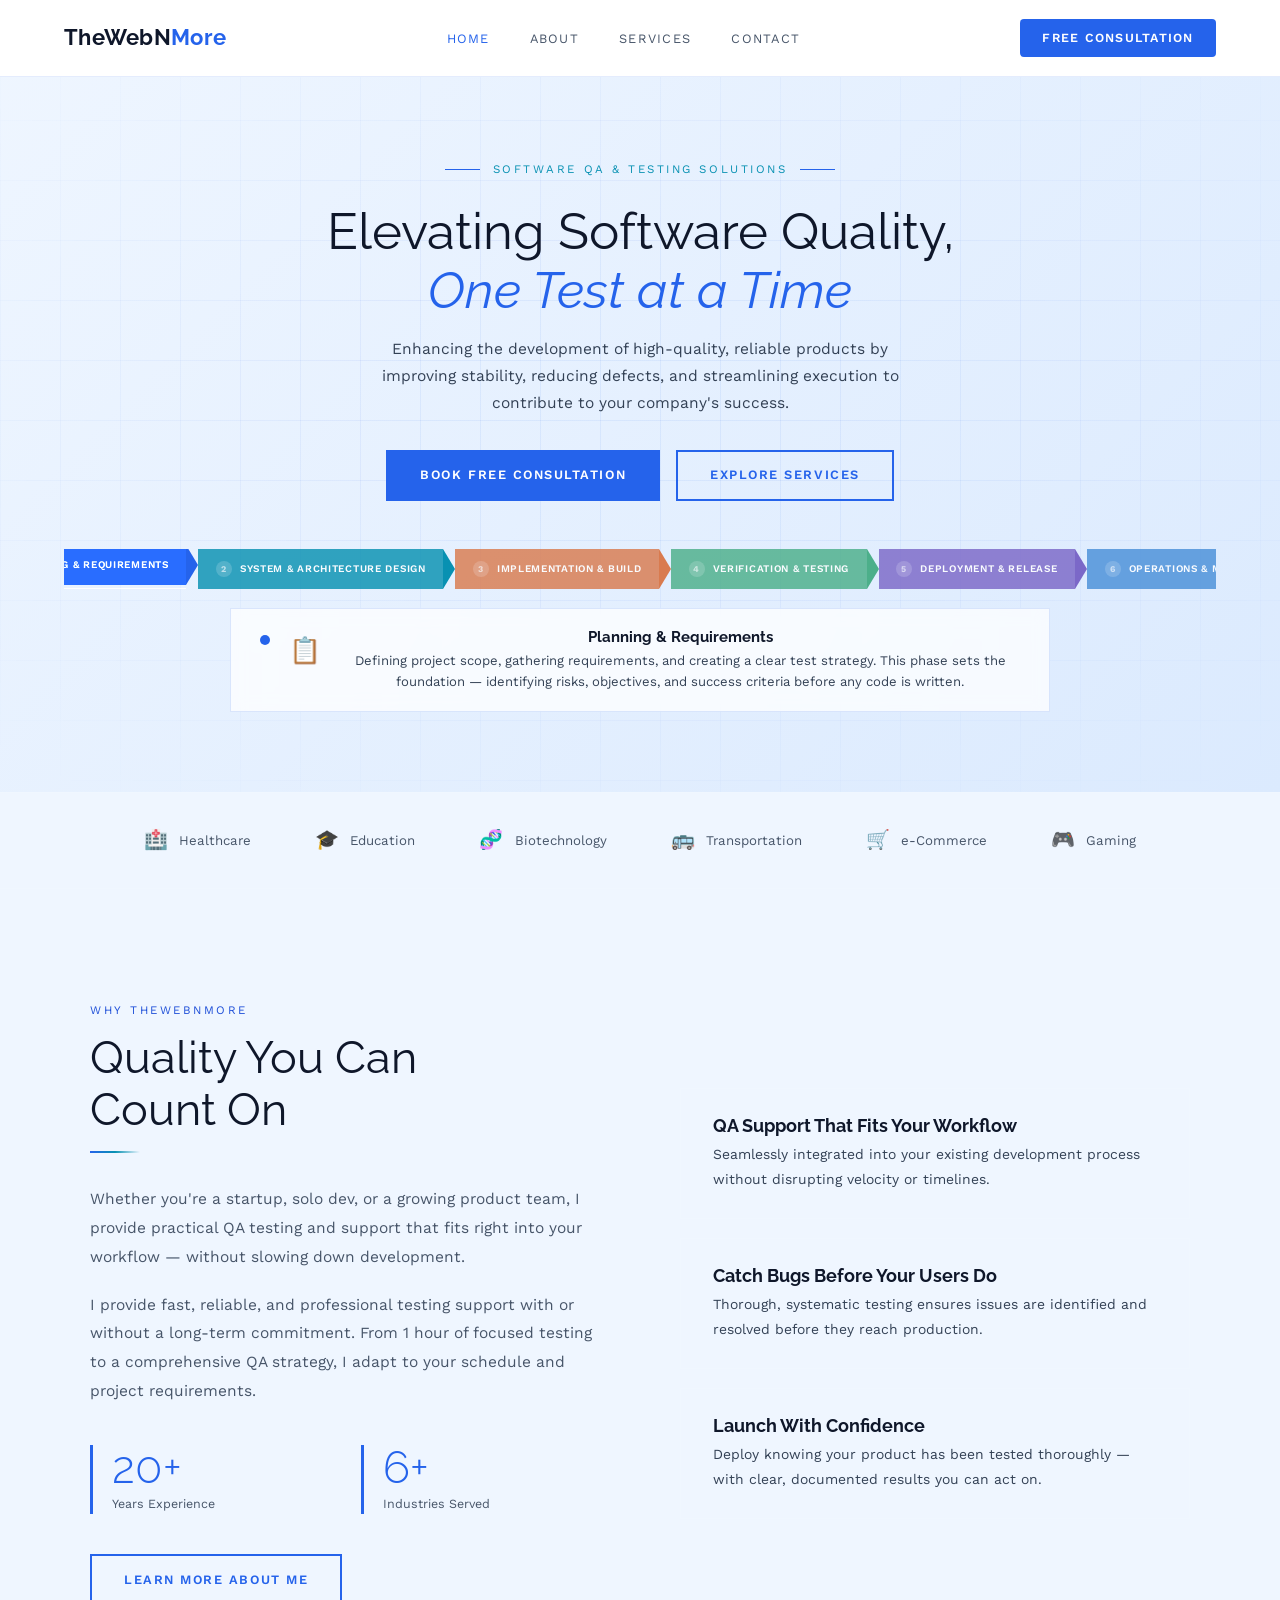
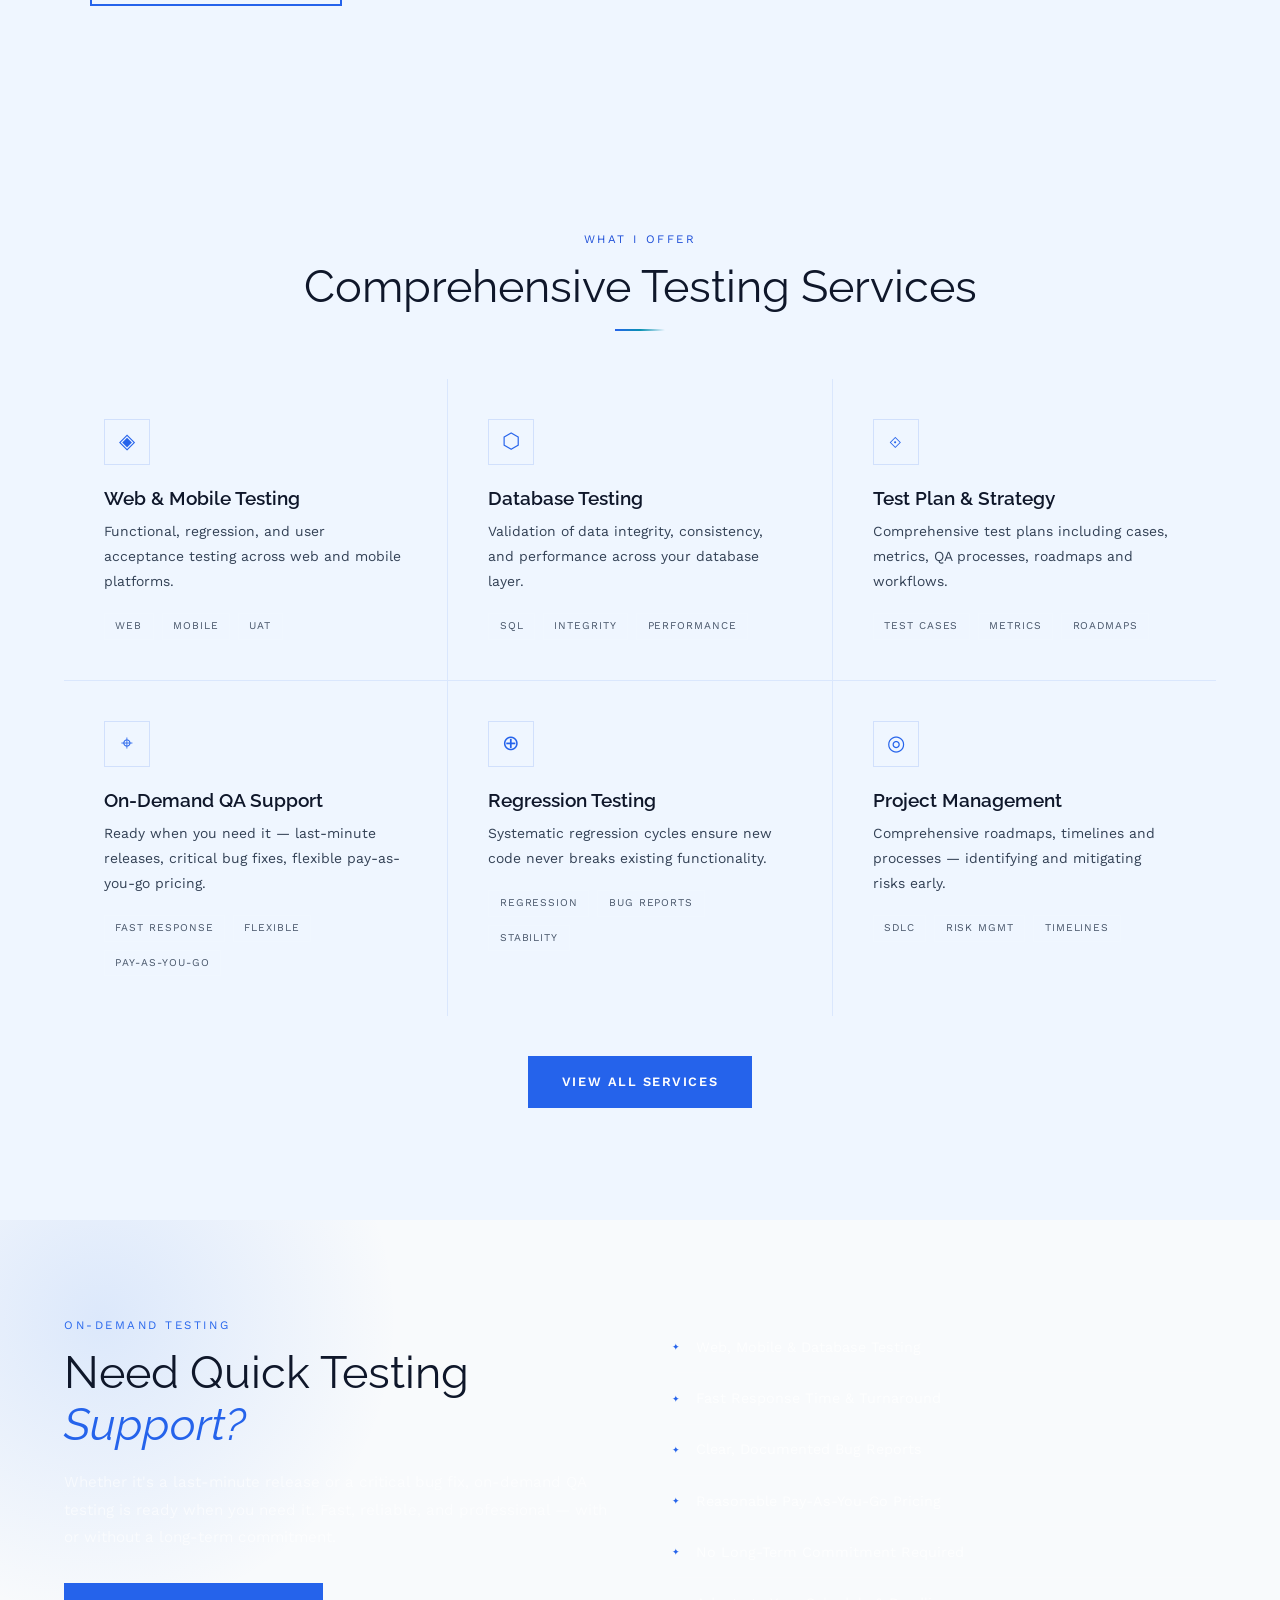
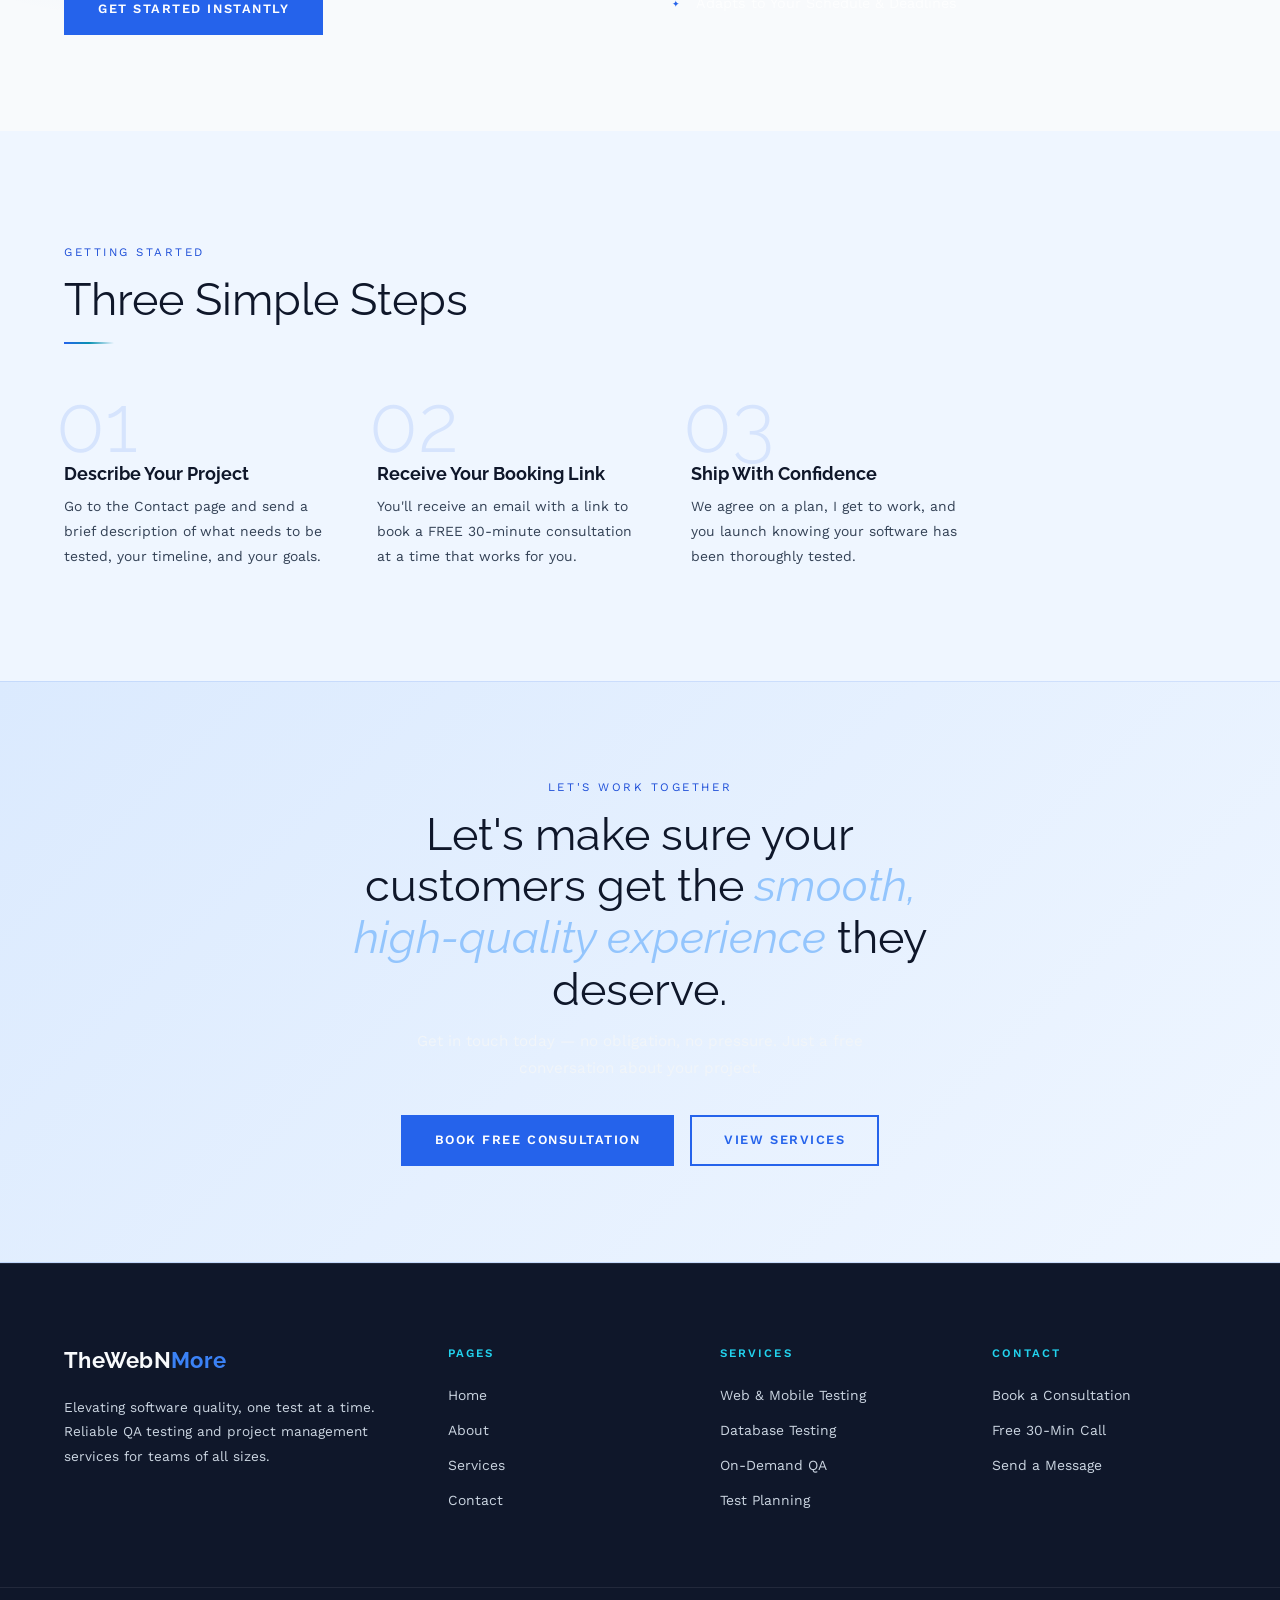
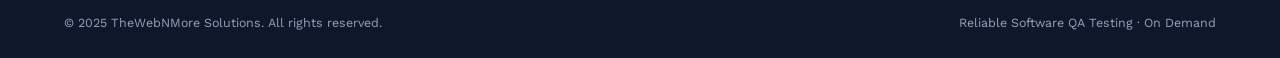
<file: index.html>
<!DOCTYPE html>
<html lang="en">
<head>
  <meta charset="UTF-8"/>
  <meta http-equiv="Cache-Control" content="no-cache, no-store, must-revalidate"/>
  <meta http-equiv="Pragma" content="no-cache"/>
  <meta http-equiv="Expires" content="0"/>
  <meta name="viewport" content="width=device-width, initial-scale=1.0"/>
  <title>TheWebNMore Solutions | Reliable Software QA Testing</title>
  <meta name="description" content="Professional QA testing services — web, mobile, database. 20+ years experience. On-demand support for startups to enterprise."/>
  <link href="https://fonts.googleapis.com/css2?family=Raleway:ital,wght@0,300;0,400;0,600;0,700;1,300;1,400&family=Work+Sans:wght@300;400;500;600&display=swap" rel="stylesheet"/>
  <link rel="stylesheet" href="style.css?v=20250304"/>
  <style>

    /* ── HERO ── */
    #hero {
      min-height: auto;
      display: flex; flex-direction: column; justify-content: center; align-items: center;
      text-align: center; padding: 10rem 5% 5rem;
      background: linear-gradient(135deg, #EFF6FF 0%, #DBEAFE 100%);
      position: relative; overflow: hidden;
    }
    .hero-grid {
      position: absolute; inset: 0;
      background-image:
        linear-gradient(rgba(37,99,235,0.07) 1px, transparent 1px),
        linear-gradient(90deg, rgba(37,99,235,0.07) 1px, transparent 1px);
      background-size: 60px 60px;
      mask-image: radial-gradient(ellipse 90% 80% at 50% 50%, black 20%, transparent 80%);
    }
    .hero-eyebrow {
      display: flex; align-items: center; gap: 0.8rem;
      font-size: 0.72rem; letter-spacing: 0.22em; text-transform: uppercase;
      color: #0891B2; margin-bottom: 1.5rem; position: relative; z-index: 1;
    }
    .hero-eyebrow::before, .hero-eyebrow::after {
      content: ''; display: block; width: 35px; height: 1px; background: #2563EB;
    }
    #hero h1 { color: #0F172A; position: relative; z-index: 1; font-size: clamp(2rem, 4.5vw, 3.2rem); font-weight: 400; }
    #hero h1 em { font-style: italic; color: #2563EB; }
    .hero-sub {
      font-size: 0.97rem; color: #334155;
      max-width: 540px; margin: 1rem auto 2rem;
      line-height: 1.75; position: relative; z-index: 1;
    }
    .hero-btns { display: flex; gap: 1rem; justify-content: center; flex-wrap: wrap; position: relative; z-index: 1; }

    /* ── INTERACTIVE PIPELINE ── */
    .pipeline-wrap {
      margin-top: 3rem; position: relative; z-index: 1; width: 100%;
    }
    .pipeline {
      display: flex; flex-wrap: nowrap; justify-content: center;
      width: 100%; overflow-x: auto;
    }
    .p-step {
      display: flex; align-items: stretch; cursor: pointer;
      position: relative; transition: transform 0.2s;
    }
    .p-step:hover { transform: translateY(-3px); }
    .p-step.active { transform: translateY(-4px); }

    .p-label {
      font-size: 0.63rem; letter-spacing: 0.07em; text-transform: uppercase;
      padding: 0.65rem 1.1rem; white-space: nowrap;
      font-weight: 600; display: flex; align-items: center; gap: 0.5rem;
      transition: filter 0.2s, opacity 0.2s;
    }
    .p-step:not(.active):not(:hover) .p-label { opacity: 0.82; }
    .p-step.active .p-label { filter: brightness(1.1); }

    .p-num {
      font-size: 0.55rem; opacity: 0.7;
      background: rgba(255,255,255,0.25);
      border-radius: 50%; width: 16px; height: 16px;
      display: flex; align-items: center; justify-content: center;
      flex-shrink: 0; font-weight: 700;
    }

    .p-step:nth-child(1) .p-label { background: #2563EB; color: #FFFFFF; }
    .p-step:nth-child(2) .p-label { background: #0891B2; color: #FFFFFF; }
    .p-step:nth-child(3) .p-label { background: #D97B4F; color: #FFFFFF; }
    .p-step:nth-child(4) .p-label { background: #4CAF8A; color: #FFFFFF; }
    .p-step:nth-child(5) .p-label { background: #7B68C8; color: #FFFFFF; }
    .p-step:nth-child(6) .p-label { background: #4A90D9; color: #FFFFFF; }

    .p-arrow {
      width: 0; height: 0;
      border-top: 20px solid transparent;
      border-bottom: 20px solid transparent;
      flex-shrink: 0; align-self: stretch; height: auto;
    }
    .p-step:nth-child(1) .p-arrow { border-left: 12px solid #2563EB; }
    .p-step:nth-child(2) .p-arrow { border-left: 12px solid #0891B2; }
    .p-step:nth-child(3) .p-arrow { border-left: 12px solid #D97B4F; }
    .p-step:nth-child(4) .p-arrow { border-left: 12px solid #4CAF8A; }
    .p-step:nth-child(5) .p-arrow { border-left: 12px solid #7B68C8; }
    .p-step:last-child .p-arrow { display: none; }

    /* Active underline indicator */
    .p-step::after {
      content: ''; position: absolute; bottom: -6px; left: 0; right: 12px;
      height: 3px; background: rgba(255,255,255,0.9);
      transform: scaleX(0); transition: transform 0.25s ease;
      transform-origin: left;
    }
    .p-step:last-child::after { right: 0; }
    .p-step.active::after { transform: scaleX(1); }

    /* Info panel below pipeline */
    .pipeline-info {
      margin-top: 1.2rem;
      background: rgba(255,255,255,0.75);
      backdrop-filter: blur(8px);
      border: 1px solid rgba(37,99,235,0.15);
      padding: 1.2rem 1.8rem;
      display: flex; align-items: flex-start; gap: 1.2rem;
      animation: fadeSlideIn 0.3s ease;
      max-width: 820px; margin-left: auto; margin-right: auto;
      margin-top: 1.2rem;
    }
    @keyframes fadeSlideIn {
      from { opacity: 0; transform: translateY(6px); }
      to   { opacity: 1; transform: translateY(0); }
    }
    .pipeline-info-icon {
      font-size: 1.6rem; flex-shrink: 0; margin-top: 0.1rem;
    }
    .pipeline-info-text h4 {
      font-family: 'Raleway', sans-serif; font-size: 0.95rem;
      color: #0F172A; margin-bottom: 0.25rem; font-weight: 700;
    }
    .pipeline-info-text p {
      font-size: 0.82rem; color: #334155; margin: 0; line-height: 1.6;
    }
    .pipeline-info-dot {
      width: 10px; height: 10px; border-radius: 50%;
      flex-shrink: 0; margin-top: 0.4rem;
    }

    /* ── TRUST STRIP ── */
    .trust-strip {
      background: #EFF6FF;
      border-top: 1px solid rgba(248,250,252,0.08);
      border-bottom: 1px solid rgba(248,250,252,0.08);
      padding: 2rem 5%;
      display: flex; align-items: center; justify-content: center;
      gap: 4rem; flex-wrap: wrap;
    }
    .trust-item {
      display: flex; align-items: center; gap: 0.7rem;
      font-size: 0.83rem; color: #475569;
    }
    .trust-item .icon { font-size: 1.2rem; }

    /* ── INTRO / VALUE ── */
    #value { background: #EFF6FF; padding: 7rem 5%; }
    .value-grid {
      display: grid; grid-template-columns: 1fr 1fr;
      gap: 5rem; align-items: center; max-width: 1100px; margin: 0 auto;
    }
    .value-left p { color: #475569; line-height: 1.85; margin-bottom: 1.2rem; font-size: 0.97rem; }
    .value-stats { display: grid; grid-template-columns: 1fr 1fr; gap: 2rem; margin-top: 2.5rem; }
    .v-stat { border-left: 3px solid #2563EB; padding-left: 1.2rem; }
    .v-stat-num {
      font-family: 'Raleway', sans-serif;
      font-size: 2.8rem; font-weight: 300; color: #2563EB; line-height: 1;
    }
    .v-stat-label { font-size: 0.78rem; color: #475569; margin-top: 0.25rem; }
    .value-cards { display: flex; flex-direction: column; gap: 1.2rem; }
    .v-card {
      border: 1px solid rgba(248,250,252,0.08);
      padding: 1.6rem 2rem;
      transition: border-color 0.3s, transform 0.3s, box-shadow 0.3s;
      background: #EFF6FF;
    }
    .v-card:hover {
      border-color: #2563EB; transform: translateX(6px);
      box-shadow: 0 4px 20px rgba(37,99,235,0.1);
    }
    .v-card h4 { font-family: 'Raleway', sans-serif; font-size: 1.15rem; margin-bottom: 0.4rem; color: #0F172A; }
    .v-card p { font-size: 0.87rem; margin: 0; }

    /* ── SERVICES PREVIEW ── */
    #services-preview { background: #EFF6FF; padding: 7rem 5%; }
    .services-grid {
      display: grid; grid-template-columns: repeat(3, 1fr);
      gap: 1px; background: rgba(37,99,235,0.10);
      margin-top: 3rem;
    }
    .s-card {
      background: #EFF6FF; padding: 2.5rem;
      position: relative; overflow: hidden;
      transition: background 0.3s;
    }
    .s-card::after {
      content: ''; position: absolute;
      bottom: 0; left: 0; right: 0; height: 3px;
      background: linear-gradient(90deg, #2563EB, #0891B2);
      transform: scaleX(0); transform-origin: left;
      transition: transform 0.4s;
    }
    .s-card:hover::after { transform: scaleX(1); }
    .s-card:hover { background: #EFF6FF; }
    .s-icon {
      width: 46px; height: 46px; margin-bottom: 1.4rem;
      display: flex; align-items: center; justify-content: center;
      border: 1px solid rgba(37,99,235,0.15); color: #2563EB;
      font-size: 1.3rem; background: #EFF6FF;
    }
    .s-card h3 { font-size: 1.2rem; color: #0F172A; margin-bottom: 0.6rem; }
    .s-card p { font-size: 0.87rem; }
    .s-tags { display: flex; gap: 0.5rem; flex-wrap: wrap; margin-top: 1.2rem; }
    .s-tag {
      font-size: 0.65rem; letter-spacing: 0.09em; text-transform: uppercase;
      border: 1px solid rgba(248,250,252,0.08); color: #475569;
      padding: 0.25rem 0.65rem; background: #EFF6FF;
    }
    .services-link { text-align: center; margin-top: 2.5rem; }

    /* ── ON-DEMAND BAND ── */
    .ondemand {
      background: #F8FAFC;
      padding: 6rem 5%;
      display: grid; grid-template-columns: 1fr 1fr;
      gap: 4rem; align-items: center;
      position: relative; overflow: hidden;
    }
    .ondemand::before {
      content: '';
      position: absolute; left: -200px; top: -200px;
      width: 600px; height: 600px; border-radius: 50%;
      background: radial-gradient(circle, rgba(59,130,246,0.15) 0%, transparent 70%);
    }
    .ondemand h2 { color: #0F172A; position: relative; z-index: 1; }
    .ondemand h2 span { color: #2563EB; font-style: italic; }
    .ondemand > div:first-child p { color: rgba(255,255,255,0.6); margin: 1.2rem 0 2rem; position: relative; z-index: 1; }
    .od-list { list-style: none; }
    .od-list li {
      display: flex; align-items: center; gap: 1rem;
      color: rgba(255,255,255,0.75); font-size: 0.9rem;
      padding: 0.85rem 0; border-bottom: 1px solid rgba(255,255,255,0.07);
    }
    .od-list li:last-child { border-bottom: none; }
    .od-list li::before { content: '✦'; color: #2563EB; font-size: 0.55rem; flex-shrink: 0; }

    /* ── HOW TO START ── */
    #how { background: #EFF6FF; padding: 7rem 5%; }
    .how-steps {
      display: grid; grid-template-columns: repeat(3, 1fr);
      gap: 2.5rem; margin-top: 3.5rem; max-width: 900px;
    }
    .how-step { position: relative; padding-top: 1.5rem; }
    .how-num {
      font-family: 'Raleway', sans-serif;
      font-size: 5rem; font-weight: 300; color: rgba(37,99,235,0.12);
      line-height: 1; position: absolute; top: -1rem; left: -0.5rem;
    }
    .how-content { position: relative; z-index: 1; padding-top: 2.5rem; }
    .how-content h4 { font-size: 1.1rem; color: #0F172A; margin-bottom: 0.6rem; }
    .how-content p { font-size: 0.87rem; }

    /* ── CTA BANNER ── */
    .cta-banner {
      background: linear-gradient(135deg, #DBEAFE 0%, #EFF6FF 100%);
      border-top: 1px solid rgba(37,99,235,0.15); border-bottom: 1px solid rgba(37,99,235,0.15);
      padding: 6rem 5%; text-align: center;
    }
    .cta-banner h2 { color: #F8FAFC; max-width: 640px; margin: 0 auto 0.5rem; }
    .cta-banner h2 span { color: #93C5FD; font-style: italic; }
    .cta-banner p { margin: 0.8rem auto 2rem; max-width: 500px; color: #CBD5E1; }
    .cta-btns { display: flex; gap: 1rem; justify-content: center; flex-wrap: wrap; }

    @media (max-width: 900px) {
      .value-grid, .ondemand { grid-template-columns: 1fr; gap: 3rem; }
      .services-grid { grid-template-columns: 1fr 1fr; }
      .how-steps { grid-template-columns: 1fr; }
    }
    @media (max-width: 600px) {
      .services-grid { grid-template-columns: 1fr; }
      .pipeline { gap: 0.3rem; }
      .p-arrow { display: none; }
    }
  </style>
</head>
<body>

<!-- NAV -->
<nav id="main-nav">
  <a href="index.html" class="nav-logo">TheWebN<span>More</span></a>
  <ul class="nav-links" id="nav-links">
    <li><a href="index.html" class="active">Home</a></li>
    <li><a href="about.html">About</a></li>
    <li><a href="services.html">Services</a></li>
    <li><a href="contact.html">Contact</a></li>
  </ul>
  <a href="contact.html" class="nav-cta">Free Consultation</a>
  <button class="nav-toggle" id="nav-toggle" aria-label="Toggle menu">
    <span></span><span></span><span></span>
  </button>
</nav>

<!-- HERO -->
<section id="hero">
  <div class="hero-grid"></div>
  <div class="hero-eyebrow">Software QA &amp; Testing Solutions</div>
  <h1>Elevating Software Quality,<br><em>One Test at a Time</em></h1>
  <p class="hero-sub">
    Enhancing the development of high-quality, reliable products by improving stability,
    reducing defects, and streamlining execution to contribute to your company's success.
  </p>
  <div class="hero-btns">
    <a href="contact.html" class="btn btn-gold">Book Free Consultation</a>
    <a href="services.html" class="btn btn-outline">Explore Services</a>
  </div>
  <div class="pipeline-wrap">
    <div class="pipeline">
      <div class="p-step active" onclick="selectStage(0)">
        <div class="p-label"><span class="p-num">1</span>Planning &amp; Requirements</div>
        <div class="p-arrow"></div>
      </div>
      <div class="p-step" onclick="selectStage(1)">
        <div class="p-label"><span class="p-num">2</span>System &amp; Architecture Design</div>
        <div class="p-arrow"></div>
      </div>
      <div class="p-step" onclick="selectStage(2)">
        <div class="p-label"><span class="p-num">3</span>Implementation &amp; Build</div>
        <div class="p-arrow"></div>
      </div>
      <div class="p-step" onclick="selectStage(3)">
        <div class="p-label"><span class="p-num">4</span>Verification &amp; Testing</div>
        <div class="p-arrow"></div>
      </div>
      <div class="p-step" onclick="selectStage(4)">
        <div class="p-label"><span class="p-num">5</span>Deployment &amp; Release</div>
        <div class="p-arrow"></div>
      </div>
      <div class="p-step" onclick="selectStage(5)">
        <div class="p-label"><span class="p-num">6</span>Operations &amp; Maintenance</div>
      </div>
    </div>
    <div class="pipeline-info" id="pipeline-info">
      <div class="pipeline-info-dot" id="pipeline-dot" style="background:#2563EB;"></div>
      <div class="pipeline-info-icon" id="pipeline-icon">📋</div>
      <div class="pipeline-info-text">
        <h4 id="pipeline-title">Planning &amp; Requirements</h4>
        <p id="pipeline-desc">Defining project scope, gathering requirements, and creating a clear test strategy. This phase sets the foundation — identifying risks, objectives, and success criteria before any code is written.</p>
      </div>
    </div>
  </div>
</section>

<!-- TRUST STRIP -->
<div class="trust-strip">
  <div class="trust-item"><span class="icon">🏥</span> Healthcare</div>
  <div class="trust-item"><span class="icon">🎓</span> Education</div>
  <div class="trust-item"><span class="icon">🧬</span> Biotechnology</div>
  <div class="trust-item"><span class="icon">🚌</span> Transportation</div>
  <div class="trust-item"><span class="icon">🛒</span> e-Commerce</div>
  <div class="trust-item"><span class="icon">🎮</span> Gaming</div>
</div>

<!-- VALUE / ABOUT INTRO -->
<section id="value">
  <div class="value-grid">
    <div class="value-left fade-up">
      <span class="eyebrow">Why TheWebNMore</span>
      <h2>Quality You Can<br>Count On</h2>
      <div class="divider"></div>
      <p>
        Whether you're a startup, solo dev, or a growing product team, I provide practical QA
        testing and support that fits right into your workflow — without slowing down development.
      </p>
      <p>
        I provide fast, reliable, and professional testing support with or without a long-term
        commitment. From 1 hour of focused testing to a comprehensive QA strategy, I adapt to
        your schedule and project requirements.
      </p>
      <div class="value-stats">
        <div class="v-stat">
          <div class="v-stat-num">20+</div>
          <div class="v-stat-label">Years Experience</div>
        </div>
        <div class="v-stat">
          <div class="v-stat-num">6+</div>
          <div class="v-stat-label">Industries Served</div>
        </div>
      </div>
      <div style="margin-top:2.5rem;">
        <a href="about.html" class="btn btn-outline">Learn More About Me</a>
      </div>
    </div>
    <div class="value-cards fade-up">
      <div class="v-card">
        <h4>QA Support That Fits Your Workflow</h4>
        <p>Seamlessly integrated into your existing development process without disrupting velocity or timelines.</p>
      </div>
      <div class="v-card">
        <h4>Catch Bugs Before Your Users Do</h4>
        <p>Thorough, systematic testing ensures issues are identified and resolved before they reach production.</p>
      </div>
      <div class="v-card">
        <h4>Launch With Confidence</h4>
        <p>Deploy knowing your product has been tested thoroughly — with clear, documented results you can act on.</p>
      </div>
    </div>
  </div>
</section>

<!-- SERVICES PREVIEW -->
<section id="services-preview">
  <div style="text-align:center;">
    <span class="eyebrow">What I Offer</span>
    <h2 style="color:#0F172A;">Comprehensive Testing Services</h2>
    <div class="divider centered"></div>
  </div>
  <div class="services-grid">
    <div class="s-card fade-up">
      <div class="s-icon">◈</div>
      <h3>Web &amp; Mobile Testing</h3>
      <p>Functional, regression, and user acceptance testing across web and mobile platforms.</p>
      <div class="s-tags"><span class="s-tag">Web</span><span class="s-tag">Mobile</span><span class="s-tag">UAT</span></div>
    </div>
    <div class="s-card fade-up">
      <div class="s-icon">⬡</div>
      <h3>Database Testing</h3>
      <p>Validation of data integrity, consistency, and performance across your database layer.</p>
      <div class="s-tags"><span class="s-tag">SQL</span><span class="s-tag">Integrity</span><span class="s-tag">Performance</span></div>
    </div>
    <div class="s-card fade-up">
      <div class="s-icon">⟐</div>
      <h3>Test Plan &amp; Strategy</h3>
      <p>Comprehensive test plans including cases, metrics, QA processes, roadmaps and workflows.</p>
      <div class="s-tags"><span class="s-tag">Test Cases</span><span class="s-tag">Metrics</span><span class="s-tag">Roadmaps</span></div>
    </div>
    <div class="s-card fade-up">
      <div class="s-icon">⌖</div>
      <h3>On-Demand QA Support</h3>
      <p>Ready when you need it — last-minute releases, critical bug fixes, flexible pay-as-you-go pricing.</p>
      <div class="s-tags"><span class="s-tag">Fast Response</span><span class="s-tag">Flexible</span><span class="s-tag">Pay-as-you-go</span></div>
    </div>
    <div class="s-card fade-up">
      <div class="s-icon">⊕</div>
      <h3>Regression Testing</h3>
      <p>Systematic regression cycles ensure new code never breaks existing functionality.</p>
      <div class="s-tags"><span class="s-tag">Regression</span><span class="s-tag">Bug Reports</span><span class="s-tag">Stability</span></div>
    </div>
    <div class="s-card fade-up">
      <div class="s-icon">◎</div>
      <h3>Project Management</h3>
      <p>Comprehensive roadmaps, timelines and processes — identifying and mitigating risks early.</p>
      <div class="s-tags"><span class="s-tag">SDLC</span><span class="s-tag">Risk Mgmt</span><span class="s-tag">Timelines</span></div>
    </div>
  </div>
  <div class="services-link">
    <a href="services.html" class="btn btn-gold">View All Services</a>
  </div>
</section>

<!-- ON-DEMAND BAND -->
<div class="ondemand">
  <div>
    <span class="eyebrow" style="color:#2563EB;">On-Demand Testing</span>
    <h2>Need Quick Testing <span>Support?</span></h2>
    <p>
      Whether it's a last-minute release or a critical bug fix, on-demand QA testing is
      ready when you need it. Fast, reliable, and professional — with or without a long-term commitment.
    </p>
    <a href="contact.html" class="btn btn-gold" style="position:relative;z-index:1;">Get Started Instantly</a>
  </div>
  <ul class="od-list">
    <li>Web, Mobile &amp; Database Testing</li>
    <li>Fast Response Time &amp; Turnaround</li>
    <li>Clear, Documented Bug Reports</li>
    <li>Reasonable Pay-As-You-Go Pricing</li>
    <li>No Long-Term Commitment Required</li>
    <li>Adapts to Your Schedule &amp; Deadlines</li>
  </ul>
</div>

<!-- HOW TO START -->
<section id="how">
  <span class="eyebrow">Getting Started</span>
  <h2 style="color:#0F172A;">Three Simple Steps</h2>
  <div class="divider"></div>
  <div class="how-steps">
    <div class="how-step fade-up">
      <div class="how-num">01</div>
      <div class="how-content">
        <h4>Describe Your Project</h4>
        <p>Go to the Contact page and send a brief description of what needs to be tested, your timeline, and your goals.</p>
      </div>
    </div>
    <div class="how-step fade-up">
      <div class="how-num">02</div>
      <div class="how-content">
        <h4>Receive Your Booking Link</h4>
        <p>You'll receive an email with a link to book a FREE 30-minute consultation at a time that works for you.</p>
      </div>
    </div>
    <div class="how-step fade-up">
      <div class="how-num">03</div>
      <div class="how-content">
        <h4>Ship With Confidence</h4>
        <p>We agree on a plan, I get to work, and you launch knowing your software has been thoroughly tested.</p>
      </div>
    </div>
  </div>
</section>

<!-- CTA BANNER -->
<div class="cta-banner">
  <span class="eyebrow">Let's Work Together</span>
  <h2>Let's make sure your customers get the <span>smooth, high-quality experience</span> they deserve.</h2>
  <p style="color:#F1F5F9;">Get in touch today — no obligation, no pressure. Just a free conversation about your project.</p>
  <div class="cta-btns">
    <a href="contact.html" class="btn btn-gold">Book Free Consultation</a>
    <a href="services.html" class="btn btn-outline">View Services</a>
  </div>
</div>

<!-- FOOTER -->
<footer>
  <div class="footer-top">
    <div class="footer-brand">
      <div class="nav-logo">TheWebN<span>More</span></div>
      <p style="color:#CBD5E1;">Elevating software quality, one test at a time. Reliable QA testing and project management services for teams of all sizes.</p>
    </div>
    <div class="footer-col">
      <h5>Pages</h5>
      <ul>
        <li><a href="index.html">Home</a></li>
        <li><a href="about.html">About</a></li>
        <li><a href="services.html">Services</a></li>
        <li><a href="contact.html">Contact</a></li>
      </ul>
    </div>
    <div class="footer-col">
      <h5>Services</h5>
      <ul>
        <li><a href="services.html">Web &amp; Mobile Testing</a></li>
        <li><a href="services.html">Database Testing</a></li>
        <li><a href="services.html">On-Demand QA</a></li>
        <li><a href="services.html">Test Planning</a></li>
      </ul>
    </div>
    <div class="footer-col">
      <h5>Contact</h5>
      <ul>
        <li><a href="contact.html">Book a Consultation</a></li>
        <li><a href="contact.html">Free 30-Min Call</a></li>
        <li><a href="contact.html">Send a Message</a></li>
      </ul>
    </div>
  </div>
  <div class="footer-bottom">
    <p style="color:#94A3B8;">© 2025 TheWebNMore Solutions. All rights reserved.</p>
    <p style="color:#94A3B8;">Reliable Software QA Testing · On Demand</p>
  </div>
</footer>

<script>
  // Nav scroll shadow
  window.addEventListener('scroll', () => {
    document.getElementById('main-nav').classList.toggle('scrolled', window.scrollY > 30);
  });
  // Mobile nav toggle
  document.getElementById('nav-toggle').addEventListener('click', () => {
    document.getElementById('nav-links').classList.toggle('open');
  });
  // Fade-up observer
  // Add animate class first so elements start hidden, then reveal on scroll
  document.querySelectorAll('.fade-up').forEach(el => el.classList.add('animate'));
  const obs = new IntersectionObserver(entries => {
    entries.forEach(e => { if (e.isIntersecting) e.target.classList.add('visible'); });
  }, { threshold: 0.08 });
  document.querySelectorAll('.fade-up').forEach(el => obs.observe(el));
</script>
</body>
</html>
</file>
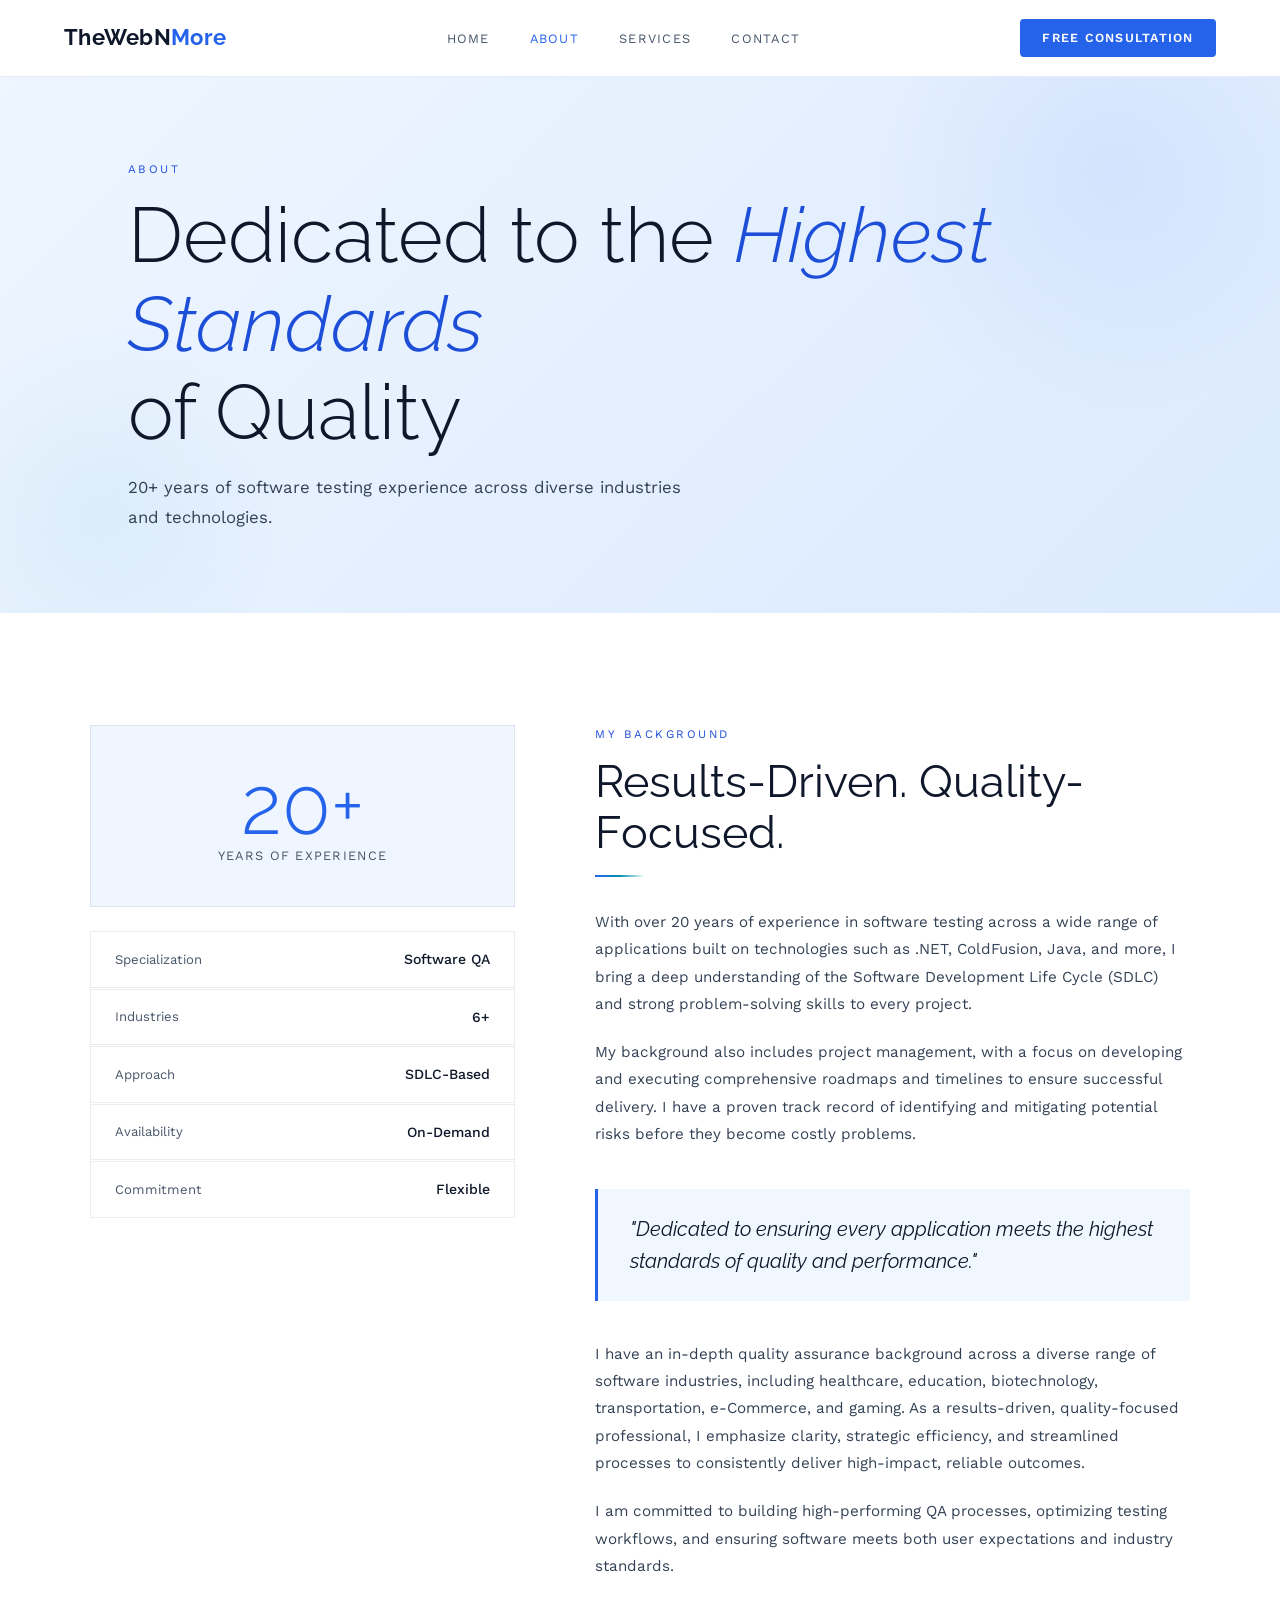
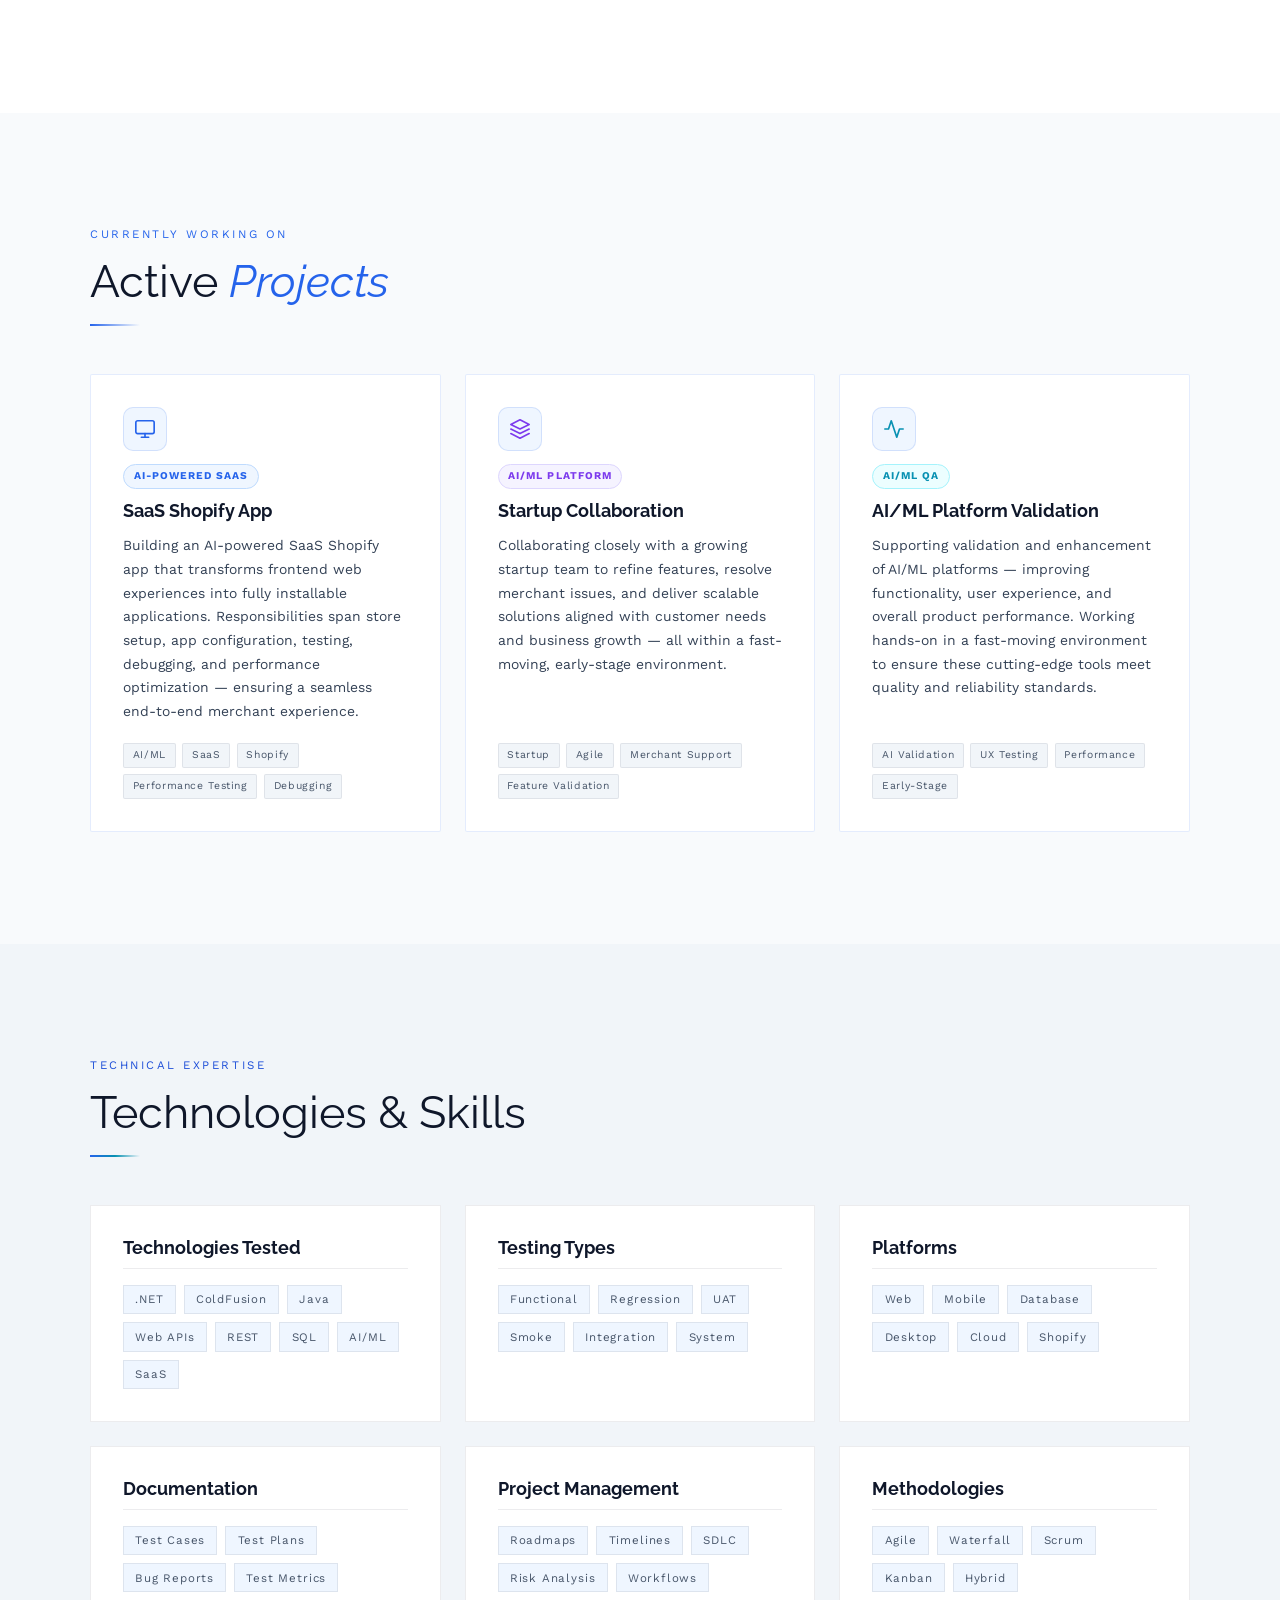
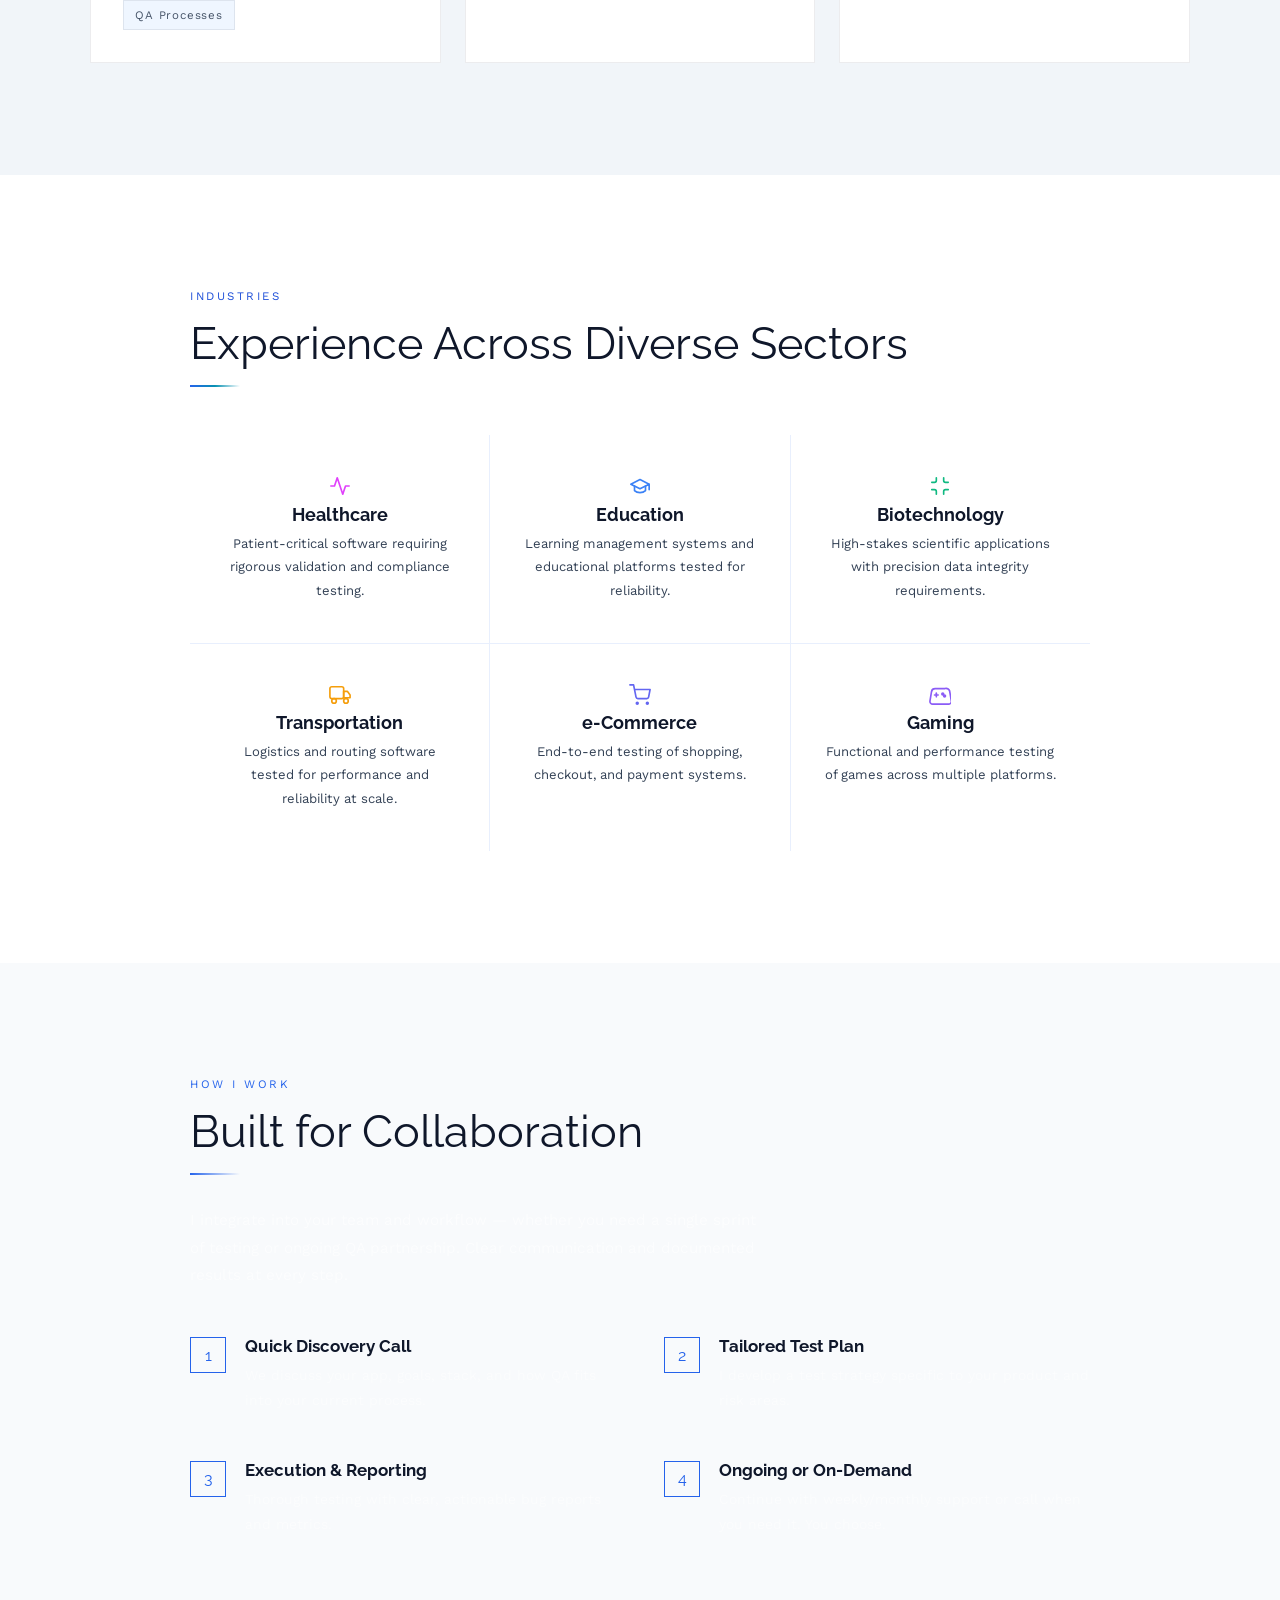
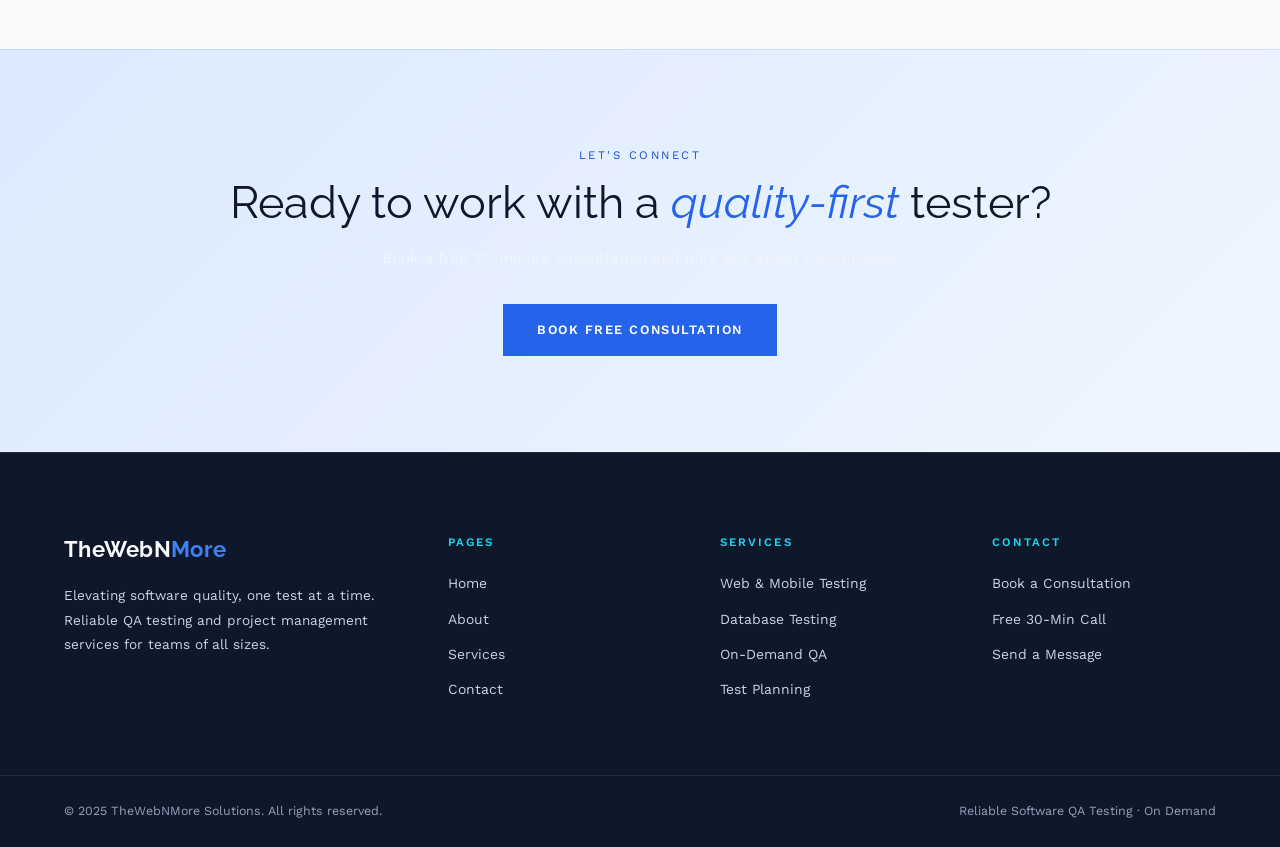
<file: about.html>
<!DOCTYPE html>
<html lang="en">
<head>
  <meta charset="UTF-8"/>
  <meta http-equiv="Cache-Control" content="no-cache, no-store, must-revalidate"/>
  <meta http-equiv="Pragma" content="no-cache"/>
  <meta http-equiv="Expires" content="0"/>
  <meta name="viewport" content="width=device-width, initial-scale=1.0"/>
  <title>About | TheWebNMore Solutions</title>
  <meta name="description" content="20+ years of software QA experience across healthcare, education, biotech, e-Commerce, gaming and more."/>
  <link href="https://fonts.googleapis.com/css2?family=Raleway:ital,wght@0,300;0,400;0,600;0,700;1,300;1,400&family=Work+Sans:wght@300;400;500;600&display=swap" rel="stylesheet"/>
  <link rel="stylesheet" href="style.css?v=20250304"/>
  <style>

    /* ── BIO SECTION ── */
    #bio { background: #FFFFFF; padding: 7rem 5%; }
    .bio-grid {
      display: grid; grid-template-columns: 1fr 1.4fr;
      gap: 5rem; align-items: start; max-width: 1100px; margin: 0 auto;
    }
    .bio-aside { position: sticky; top: 100px; }
    .bio-badge {
      background: #EFF6FF;
      border: 1px solid rgba(15,23,42,0.08);
      padding: 2.5rem;
      text-align: center;
    }
    .bio-badge .big-num {
      font-family: 'Raleway', sans-serif;
      font-size: 5rem; font-weight: 300; color: #2563EB; line-height: 1;
    }
    .bio-badge .big-label { font-size: 0.8rem; letter-spacing: 0.1em; text-transform: uppercase; color: #475569; }
    .bio-stats { margin-top: 1.5rem; display: flex; flex-direction: column; gap: 1px; }
    .bio-stat {
      background: #FFFFFF; border: 1px solid rgba(15,23,42,0.08);
      padding: 1rem 1.5rem;
      display: flex; justify-content: space-between; align-items: center;
    }
    .bio-stat-label { font-size: 0.82rem; color: #475569; }
    .bio-stat-val { font-size: 0.88rem; font-weight: 500; color: #0F172A; }

    .bio-main h2 { color: #0F172A; margin-bottom: 0.5rem; }
    .bio-main p { margin-bottom: 1.3rem; }
    .quote-block {
      border-left: 3px solid #2563EB;
      background: #F0F7FF;
      padding: 1.5rem 2rem; margin: 2.5rem 0;
    }
    .quote-block p {
      font-family: 'Raleway', sans-serif;
      font-size: 1.25rem; font-style: italic; color: #0F172A;
      line-height: 1.6; margin: 0;
    }

    /* ── TECH / EXPERTISE ── */
    #expertise { background: #F1F5F9; padding: 7rem 5%; }
    .expertise-inner { max-width: 1100px; margin: 0 auto; }
    .exp-grid {
      display: grid; grid-template-columns: repeat(3, 1fr);
      gap: 1.5rem; margin-top: 3rem;
    }
    .exp-card {
      background: #FFFFFF;
      border: 1px solid rgba(15,23,42,0.08);
      padding: 2rem;
      transition: border-color 0.3s, box-shadow 0.3s;
    }
    .exp-card:hover { border-color: #2563EB; box-shadow: 0 4px 20px rgba(0,0,0,0.08); }
    .exp-card h4 {
      font-family: 'Raleway', sans-serif;
      font-size: 1.1rem; color: #0F172A; margin-bottom: 1rem;
      padding-bottom: 0.6rem; border-bottom: 1px solid rgba(15,23,42,0.08);
    }
    .exp-tags { display: flex; flex-wrap: wrap; gap: 0.5rem; }
    .exp-tag {
      font-size: 0.72rem; letter-spacing: 0.07em;
      background: #EFF6FF; border: 1px solid rgba(15,23,42,0.08);
      color: #475569; padding: 0.28rem 0.7rem;
    }

    /* ── INDUSTRIES ── */
    #industries { background: #FFFFFF; padding: 7rem 5%; }
    .ind-grid {
      display: grid; grid-template-columns: repeat(3, 1fr);
      gap: 1px; background: rgba(37,99,235,0.10);
      margin-top: 3rem; max-width: 900px;
    }
    .ind-card {
      background: #FFFFFF; padding: 2.5rem 2rem; text-align: center;
      transition: background 0.3s;
    }
    .ind-card:hover { background: #F0F7FF; }
    .ind-icon { font-size: 2.2rem; display: block; margin-bottom: 0.8rem; }
    .ind-card h4 { font-family: 'Raleway', sans-serif; font-size: 1.1rem; color: #0F172A; }
    .ind-card p { font-size: 0.82rem; margin-top: 0.4rem; }

    /* ── COLLABORATION ── */
    #collab { background: #F8FAFC; padding: 7rem 5%; }
    .collab-inner { max-width: 900px; margin: 0 auto; }
    #collab .eyebrow { color: #2563EB; }
    #collab h2 { color: #0F172A; }
    #collab .divider { background: linear-gradient(90deg, #2563EB, transparent); }
    .collab-grid { display: grid; grid-template-columns: 1fr 1fr; gap: 3rem; margin-top: 3rem; }
    .collab-item { display: flex; gap: 1.2rem; }
    .collab-dot {
      width: 36px; height: 36px; flex-shrink: 0;
      border: 1px solid #2563EB;
      display: flex; align-items: center; justify-content: center;
      font-family: 'Raleway', sans-serif; font-size: 1rem; color: #2563EB;
    }
    .collab-item h4 { font-family: 'Raleway', sans-serif; font-size: 1.05rem; color: #0F172A; margin-bottom: 0.4rem; }
    .collab-item p { font-size: 0.87rem; color: rgba(255,255,255,0.5); margin: 0; }

    /* ── CTA ── */
    .about-cta {
      background: linear-gradient(135deg, #DBEAFE, #EFF6FF);
      border-top: 1px solid rgba(37,99,235,0.15);
      padding: 6rem 5%; text-align: center;
    }
    .about-cta h2 { color: #F8FAFC; }
    .about-cta h2 span { color: #2563EB; font-style: italic; }
    .about-cta p { color: #CBD5E1; margin: 1rem auto 2rem; max-width: 520px; }


    /* ── CURRENT WORK ── */
    #current-work { background: #F8FAFC; padding: 7rem 5%; }
    .cw-inner { max-width: 1100px; margin: 0 auto; }
    #current-work .eyebrow { color: #2563EB; }
    .cw-grid {
      display: grid; grid-template-columns: repeat(3, 1fr);
      gap: 1.5rem; margin-top: 3rem;
    }
    .cw-card {
      background: #FFFFFF;
      border: 1px solid rgba(37,99,235,0.12);
      padding: 2rem;
      border-radius: 2px;
      display: flex; flex-direction: column; gap: 0.8rem;
      transition: border-color 0.3s, box-shadow 0.3s, transform 0.3s;
    }
    .cw-card:hover {
      border-color: #2563EB;
      box-shadow: 0 8px 30px rgba(37,99,235,0.1);
      transform: translateY(-3px);
    }
    .cw-badge {
      width: 44px; height: 44px;
      background: #EFF6FF; border: 1px solid rgba(37,99,235,0.15);
      display: flex; align-items: center; justify-content: center;
      border-radius: 10px; flex-shrink: 0;
    }
    .cw-tag {
      display: inline-block;
      font-size: 0.65rem; font-weight: 700; letter-spacing: 0.1em;
      text-transform: uppercase; color: #2563EB;
      background: #EFF6FF; border: 1px solid #BFDBFE;
      padding: 0.2rem 0.6rem; border-radius: 100px;
      width: fit-content;
    }
    .cw-card h4 {
      font-family: 'Raleway', sans-serif;
      font-size: 1.1rem; color: #0F172A; font-weight: 700; margin: 0;
    }
    .cw-card p {
      font-size: 0.87rem; color: #334155; line-height: 1.7; margin: 0; flex-grow: 1;
    }
    .cw-chips { display: flex; flex-wrap: wrap; gap: 0.4rem; margin-top: 0.4rem; }
    .cw-chips span {
      font-size: 0.65rem; letter-spacing: 0.06em;
      background: #F1F5F9; border: 1px solid rgba(15,23,42,0.08);
      color: #475569; padding: 0.2rem 0.55rem; border-radius: 2px;
    }
    @media (max-width: 900px) { .cw-grid { grid-template-columns: 1fr; } }

    @media (max-width: 900px) {
      .bio-grid { grid-template-columns: 1fr; }
      .bio-aside { position: static; }
      .exp-grid, .ind-grid { grid-template-columns: 1fr 1fr; }
      .collab-grid { grid-template-columns: 1fr; }
    }
    @media (max-width: 600px) {
      .exp-grid, .ind-grid { grid-template-columns: 1fr; }
    }
  </style>
</head>
<body>

<!-- NAV -->
<nav id="main-nav">
  <a href="index.html" class="nav-logo">TheWebN<span>More</span></a>
  <ul class="nav-links" id="nav-links">
    <li><a href="index.html">Home</a></li>
    <li><a href="about.html" class="active">About</a></li>
    <li><a href="services.html">Services</a></li>
    <li><a href="contact.html">Contact</a></li>
  </ul>
  <a href="contact.html" class="nav-cta">Free Consultation</a>
  <button class="nav-toggle" id="nav-toggle" aria-label="Toggle menu">
    <span></span><span></span><span></span>
  </button>
</nav>

<!-- PAGE HERO -->
<div class="page-hero">
  <div class="page-hero-content container">
    <span class="eyebrow">About</span>
    <h1>Dedicated to the <em>Highest Standards</em><br>of Quality</h1>
    <p>20+ years of software testing experience across diverse industries and technologies.</p>
  </div>
</div>

<!-- BIO -->
<section id="bio">
  <div class="bio-grid">
    <div class="bio-aside fade-up">
      <div class="bio-badge">
        <div class="big-num">20+</div>
        <div class="big-label">Years of Experience</div>
      </div>
      <div class="bio-stats">
        <div class="bio-stat">
          <span class="bio-stat-label">Specialization</span>
          <span class="bio-stat-val">Software QA</span>
        </div>
        <div class="bio-stat">
          <span class="bio-stat-label">Industries</span>
          <span class="bio-stat-val">6+</span>
        </div>
        <div class="bio-stat">
          <span class="bio-stat-label">Approach</span>
          <span class="bio-stat-val">SDLC-Based</span>
        </div>
        <div class="bio-stat">
          <span class="bio-stat-label">Availability</span>
          <span class="bio-stat-val">On-Demand</span>
        </div>
        <div class="bio-stat">
          <span class="bio-stat-label">Commitment</span>
          <span class="bio-stat-val">Flexible</span>
        </div>
      </div>
    </div>

    <div class="bio-main fade-up">
      <span class="eyebrow">My Background</span>
      <h2>Results-Driven. Quality-Focused.</h2>
      <div class="divider"></div>
      <p>
        With over 20 years of experience in software testing across a wide range of applications
        built on technologies such as .NET, ColdFusion, Java, and more, I bring a deep
        understanding of the Software Development Life Cycle (SDLC) and strong problem-solving
        skills to every project.
      </p>
      <p>
        My background also includes project management, with a focus on developing and executing
        comprehensive roadmaps and timelines to ensure successful delivery. I have a proven track
        record of identifying and mitigating potential risks before they become costly problems.
      </p>
      <div class="quote-block">
        <p>"Dedicated to ensuring every application meets the highest standards of quality and performance."</p>
      </div>
      <p>
        I have an in-depth quality assurance background across a diverse range of software
        industries, including healthcare, education, biotechnology, transportation, e-Commerce,
        and gaming. As a results-driven, quality-focused professional, I emphasize clarity,
        strategic efficiency, and streamlined processes to consistently deliver high-impact,
        reliable outcomes.
      </p>
      <p>
        I am committed to building high-performing QA processes, optimizing testing workflows,
        and ensuring software meets both user expectations and industry standards.
      </p>
    </div>
  </div>
</section>

<!-- CURRENT WORK -->
<section id="current-work">
  <div class="cw-inner">
    <span class="eyebrow">Currently Working On</span>
    <h2 style="color:#0F172A;">Active <span style="color:#2563EB;font-style:italic;">Projects</span></h2>
    <div class="divider" style="background:linear-gradient(90deg,#2563EB,transparent);"></div>
    <div class="cw-grid">

      <div class="cw-card fade-up">
        <div class="cw-badge">
          <svg xmlns="http://www.w3.org/2000/svg" width="22" height="22" viewBox="0 0 24 24" fill="none" stroke="#2563EB" stroke-width="1.8" stroke-linecap="round" stroke-linejoin="round"><rect x="2" y="3" width="20" height="14" rx="2"/><path d="M8 21h8M12 17v4"/></svg>
        </div>
        <div class="cw-tag">AI-Powered SaaS</div>
        <h4>SaaS Shopify App</h4>
        <p>Building an AI-powered SaaS Shopify app that transforms frontend web experiences into fully installable applications. Responsibilities span store setup, app configuration, testing, debugging, and performance optimization — ensuring a seamless end-to-end merchant experience.</p>
        <div class="cw-chips">
          <span>AI/ML</span><span>SaaS</span><span>Shopify</span><span>Performance Testing</span><span>Debugging</span>
        </div>
      </div>

      <div class="cw-card fade-up">
        <div class="cw-badge">
          <svg xmlns="http://www.w3.org/2000/svg" width="22" height="22" viewBox="0 0 24 24" fill="none" stroke="#7C3AED" stroke-width="1.8" stroke-linecap="round" stroke-linejoin="round"><path d="M12 2L2 7l10 5 10-5-10-5z"/><path d="M2 17l10 5 10-5"/><path d="M2 12l10 5 10-5"/></svg>
        </div>
        <div class="cw-tag" style="background:#F5F3FF;color:#7C3AED;border-color:#DDD6FE;">AI/ML Platform</div>
        <h4>Startup Collaboration</h4>
        <p>Collaborating closely with a growing startup team to refine features, resolve merchant issues, and deliver scalable solutions aligned with customer needs and business growth — all within a fast-moving, early-stage environment.</p>
        <div class="cw-chips">
          <span>Startup</span><span>Agile</span><span>Merchant Support</span><span>Feature Validation</span>
        </div>
      </div>

      <div class="cw-card fade-up">
        <div class="cw-badge">
          <svg xmlns="http://www.w3.org/2000/svg" width="22" height="22" viewBox="0 0 24 24" fill="none" stroke="#0891B2" stroke-width="1.8" stroke-linecap="round" stroke-linejoin="round"><polyline points="22 12 18 12 15 21 9 3 6 12 2 12"/></svg>
        </div>
        <div class="cw-tag" style="background:#ECFEFF;color:#0891B2;border-color:#A5F3FC;">AI/ML QA</div>
        <h4>AI/ML Platform Validation</h4>
        <p>Supporting validation and enhancement of AI/ML platforms — improving functionality, user experience, and overall product performance. Working hands-on in a fast-moving environment to ensure these cutting-edge tools meet quality and reliability standards.</p>
        <div class="cw-chips">
          <span>AI Validation</span><span>UX Testing</span><span>Performance</span><span>Early-Stage</span>
        </div>
      </div>

    </div>
  </div>
</section>

<!-- EXPERTISE -->
<section id="expertise">
  <div class="expertise-inner">
    <span class="eyebrow">Technical Expertise</span>
    <h2 style="color:#0F172A;">Technologies &amp; Skills</h2>
    <div class="divider"></div>
    <div class="exp-grid">
      <div class="exp-card fade-up">
        <h4>Technologies Tested</h4>
        <div class="exp-tags">
          <span class="exp-tag">.NET</span>
          <span class="exp-tag">ColdFusion</span>
          <span class="exp-tag">Java</span>
          <span class="exp-tag">Web APIs</span>
          <span class="exp-tag">REST</span>
          <span class="exp-tag">SQL</span>
          <span class="exp-tag">AI/ML</span>
          <span class="exp-tag">SaaS</span>
        </div>
      </div>
      <div class="exp-card fade-up">
        <h4>Testing Types</h4>
        <div class="exp-tags">
          <span class="exp-tag">Functional</span>
          <span class="exp-tag">Regression</span>
          <span class="exp-tag">UAT</span>
          <span class="exp-tag">Smoke</span>
          <span class="exp-tag">Integration</span>
          <span class="exp-tag">System</span>
        </div>
      </div>
      <div class="exp-card fade-up">
        <h4>Platforms</h4>
        <div class="exp-tags">
          <span class="exp-tag">Web</span>
          <span class="exp-tag">Mobile</span>
          <span class="exp-tag">Database</span>
          <span class="exp-tag">Desktop</span>
          <span class="exp-tag">Cloud</span>
          <span class="exp-tag">Shopify</span>
        </div>
      </div>
      <div class="exp-card fade-up">
        <h4>Documentation</h4>
        <div class="exp-tags">
          <span class="exp-tag">Test Cases</span>
          <span class="exp-tag">Test Plans</span>
          <span class="exp-tag">Bug Reports</span>
          <span class="exp-tag">Test Metrics</span>
          <span class="exp-tag">QA Processes</span>
        </div>
      </div>
      <div class="exp-card fade-up">
        <h4>Project Management</h4>
        <div class="exp-tags">
          <span class="exp-tag">Roadmaps</span>
          <span class="exp-tag">Timelines</span>
          <span class="exp-tag">SDLC</span>
          <span class="exp-tag">Risk Analysis</span>
          <span class="exp-tag">Workflows</span>
        </div>
      </div>
      <div class="exp-card fade-up">
        <h4>Methodologies</h4>
        <div class="exp-tags">
          <span class="exp-tag">Agile</span>
          <span class="exp-tag">Waterfall</span>
          <span class="exp-tag">Scrum</span>
          <span class="exp-tag">Kanban</span>
          <span class="exp-tag">Hybrid</span>
        </div>
      </div>
    </div>
  </div>
</section>

<!-- INDUSTRIES -->
<section id="industries">
  <div style="max-width:900px; margin:0 auto;">
    <span class="eyebrow">Industries</span>
    <h2 style="color:#0F172A;">Experience Across Diverse Sectors</h2>
    <div class="divider"></div>
    <div class="ind-grid fade-up">
      <div class="ind-card">
        <svg xmlns="http://www.w3.org/2000/svg" width="22" height="22" viewBox="0 0 24 24" fill="none" stroke="#E040FB" stroke-width="1.8" stroke-linecap="round" stroke-linejoin="round"><path d="M22 12h-4l-3 9L9 3l-3 9H2"/></svg>
        <h4>Healthcare</h4>
        <p>Patient-critical software requiring rigorous validation and compliance testing.</p>
      </div>
      <div class="ind-card">
        <svg xmlns="http://www.w3.org/2000/svg" width="22" height="22" viewBox="0 0 24 24" fill="none" stroke="#3B82F6" stroke-width="1.8" stroke-linecap="round" stroke-linejoin="round"><path d="M22 10v6M2 10l10-5 10 5-10 5z"/><path d="M6 12v5c3 3 9 3 12 0v-5"/></svg>
        <h4>Education</h4>
        <p>Learning management systems and educational platforms tested for reliability.</p>
      </div>
      <div class="ind-card">
        <svg xmlns="http://www.w3.org/2000/svg" width="22" height="22" viewBox="0 0 24 24" fill="none" stroke="#10B981" stroke-width="1.8" stroke-linecap="round" stroke-linejoin="round"><path d="M8 3v3a2 2 0 0 1-2 2H3"/><path d="M21 8h-3a2 2 0 0 1-2-2V3"/><path d="M3 16h3a2 2 0 0 1 2 2v3"/><path d="M16 21v-3a2 2 0 0 1 2-2h3"/></svg>
        <h4>Biotechnology</h4>
        <p>High-stakes scientific applications with precision data integrity requirements.</p>
      </div>
      <div class="ind-card">
        <svg xmlns="http://www.w3.org/2000/svg" width="22" height="22" viewBox="0 0 24 24" fill="none" stroke="#F59E0B" stroke-width="1.8" stroke-linecap="round" stroke-linejoin="round"><rect x="1" y="3" width="15" height="13" rx="2"/><path d="M16 8h4l3 4v3h-7V8z"/><circle cx="5.5" cy="18.5" r="2.5"/><circle cx="18.5" cy="18.5" r="2.5"/></svg>
        <h4>Transportation</h4>
        <p>Logistics and routing software tested for performance and reliability at scale.</p>
      </div>
      <div class="ind-card">
        <svg xmlns="http://www.w3.org/2000/svg" width="22" height="22" viewBox="0 0 24 24" fill="none" stroke="#6366F1" stroke-width="1.8" stroke-linecap="round" stroke-linejoin="round"><circle cx="9" cy="21" r="1"/><circle cx="20" cy="21" r="1"/><path d="M1 1h4l2.68 13.39a2 2 0 0 0 2 1.61h9.72a2 2 0 0 0 2-1.61L23 6H6"/></svg>
        <h4>e-Commerce</h4>
        <p>End-to-end testing of shopping, checkout, and payment systems.</p>
      </div>
      <div class="ind-card">
        <svg xmlns="http://www.w3.org/2000/svg" width="22" height="22" viewBox="0 0 24 24" fill="none" stroke="#8B5CF6" stroke-width="1.8" stroke-linecap="round" stroke-linejoin="round"><line x1="6" y1="12" x2="10" y2="12"/><line x1="8" y1="10" x2="8" y2="14"/><circle cx="15" cy="11" r="1" fill="#8B5CF6"/><circle cx="17" cy="13" r="1" fill="#8B5CF6"/><path d="M17.32 5H6.68a4 4 0 0 0-3.978 3.59l-1.657 10a3 3 0 0 0 2.971 3.41h17.37a3 3 0 0 0 2.971-3.41l-1.657-10A4 4 0 0 0 17.32 5z"/></svg>
        <h4>Gaming</h4>
        <p>Functional and performance testing of games across multiple platforms.</p>
      </div>
    </div>
  </div>
</section>

<!-- COLLABORATION -->
<section id="collab">
  <div class="collab-inner">
    <span class="eyebrow">How I Work</span>
    <h2>Built for Collaboration</h2>
    <div class="divider"></div>
    <p style="color:rgba(255,255,255,0.6); max-width:580px;">
      I integrate into your team and workflow — whether you need a single sprint of testing
      or ongoing QA partnership. Clear communication and documented results at every step.
    </p>
    <div class="collab-grid fade-up">
      <div class="collab-item">
        <div class="collab-dot">1</div>
        <div>
          <h4>Quick Discovery Call</h4>
          <p>We discuss your app, goals, stack, and how QA fits into your current process.</p>
        </div>
      </div>
      <div class="collab-item">
        <div class="collab-dot">2</div>
        <div>
          <h4>Tailored Test Plan</h4>
          <p>I develop a test strategy specific to your product and risk areas.</p>
        </div>
      </div>
      <div class="collab-item">
        <div class="collab-dot">3</div>
        <div>
          <h4>Execution &amp; Reporting</h4>
          <p>Thorough testing with clear, actionable bug reports and metrics.</p>
        </div>
      </div>
      <div class="collab-item">
        <div class="collab-dot">4</div>
        <div>
          <h4>Ongoing or On-Demand</h4>
          <p>Continue with weekly/monthly support or call when you need it. You choose.</p>
        </div>
      </div>
    </div>
  </div>
</section>

<!-- CTA -->
<div class="about-cta">
  <span class="eyebrow">Let's Connect</span>
  <h2>Ready to work with a <span>quality-first</span> tester?</h2>
  <p style="color:#F1F5F9;">Book a free 30-minute consultation and let's talk about your project.</p>
  <a href="contact.html" class="btn btn-gold">Book Free Consultation</a>
</div>

<!-- FOOTER -->
<footer>
  <div class="footer-top">
    <div class="footer-brand">
      <div class="nav-logo">TheWebN<span>More</span></div>
      <p style="color:#CBD5E1;">Elevating software quality, one test at a time. Reliable QA testing and project management services for teams of all sizes.</p>
    </div>
    <div class="footer-col">
      <h5>Pages</h5>
      <ul>
        <li><a href="index.html">Home</a></li>
        <li><a href="about.html">About</a></li>
        <li><a href="services.html">Services</a></li>
        <li><a href="contact.html">Contact</a></li>
      </ul>
    </div>
    <div class="footer-col">
      <h5>Services</h5>
      <ul>
        <li><a href="services.html">Web &amp; Mobile Testing</a></li>
        <li><a href="services.html">Database Testing</a></li>
        <li><a href="services.html">On-Demand QA</a></li>
        <li><a href="services.html">Test Planning</a></li>
      </ul>
    </div>
    <div class="footer-col">
      <h5>Contact</h5>
      <ul>
        <li><a href="contact.html">Book a Consultation</a></li>
        <li><a href="contact.html">Free 30-Min Call</a></li>
        <li><a href="contact.html">Send a Message</a></li>
      </ul>
    </div>
  </div>
  <div class="footer-bottom">
    <p style="color:#94A3B8;">© 2025 TheWebNMore Solutions. All rights reserved.</p>
    <p style="color:#94A3B8;">Reliable Software QA Testing · On Demand</p>
  </div>
</footer>

<script>
  window.addEventListener('scroll', () => {
    document.getElementById('main-nav').classList.toggle('scrolled', window.scrollY > 30);
  });
  document.getElementById('nav-toggle').addEventListener('click', () => {
    document.getElementById('nav-links').classList.toggle('open');
  });
  // Add animate class first so elements start hidden, then reveal on scroll
  document.querySelectorAll('.fade-up').forEach(el => el.classList.add('animate'));
  const obs = new IntersectionObserver(entries => {
    entries.forEach(e => { if (e.isIntersecting) e.target.classList.add('visible'); });
  }, { threshold: 0.08 });
  document.querySelectorAll('.fade-up').forEach(el => obs.observe(el));
</script>
</body>
</html>
</file>
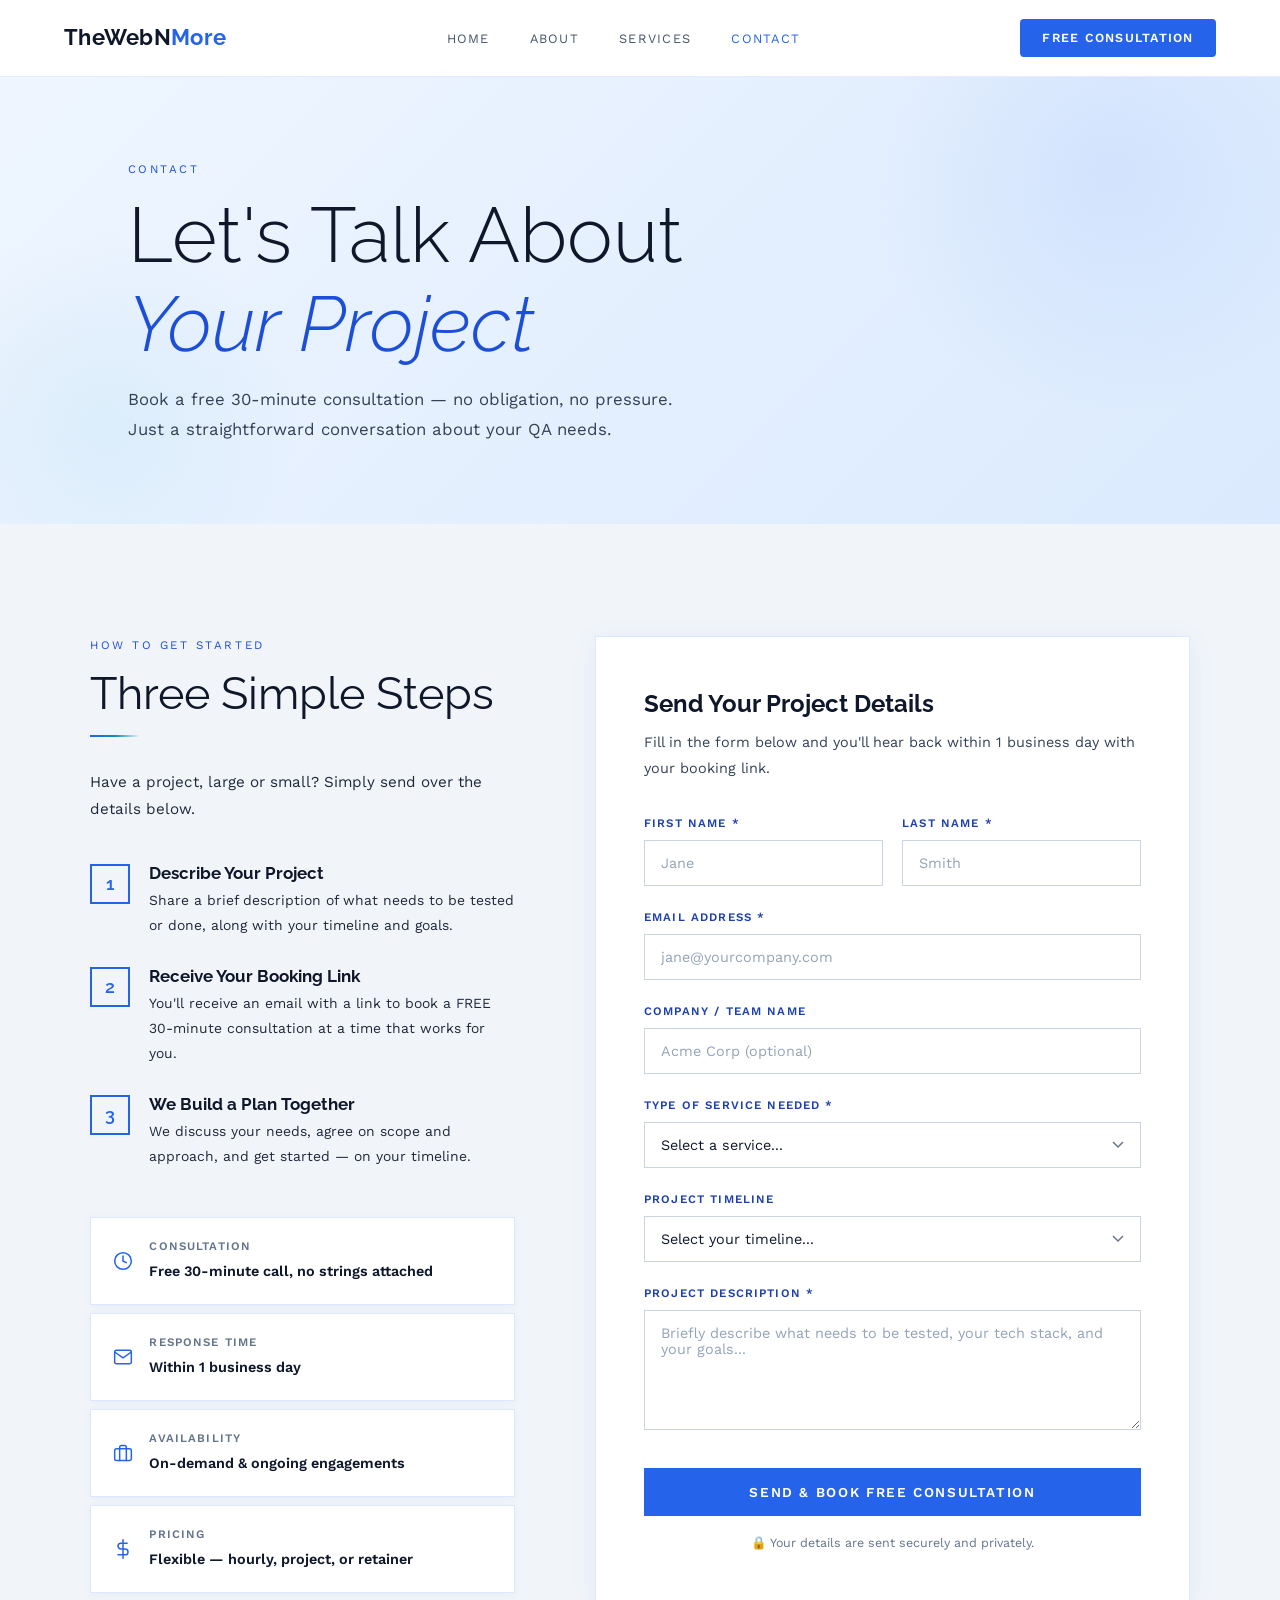
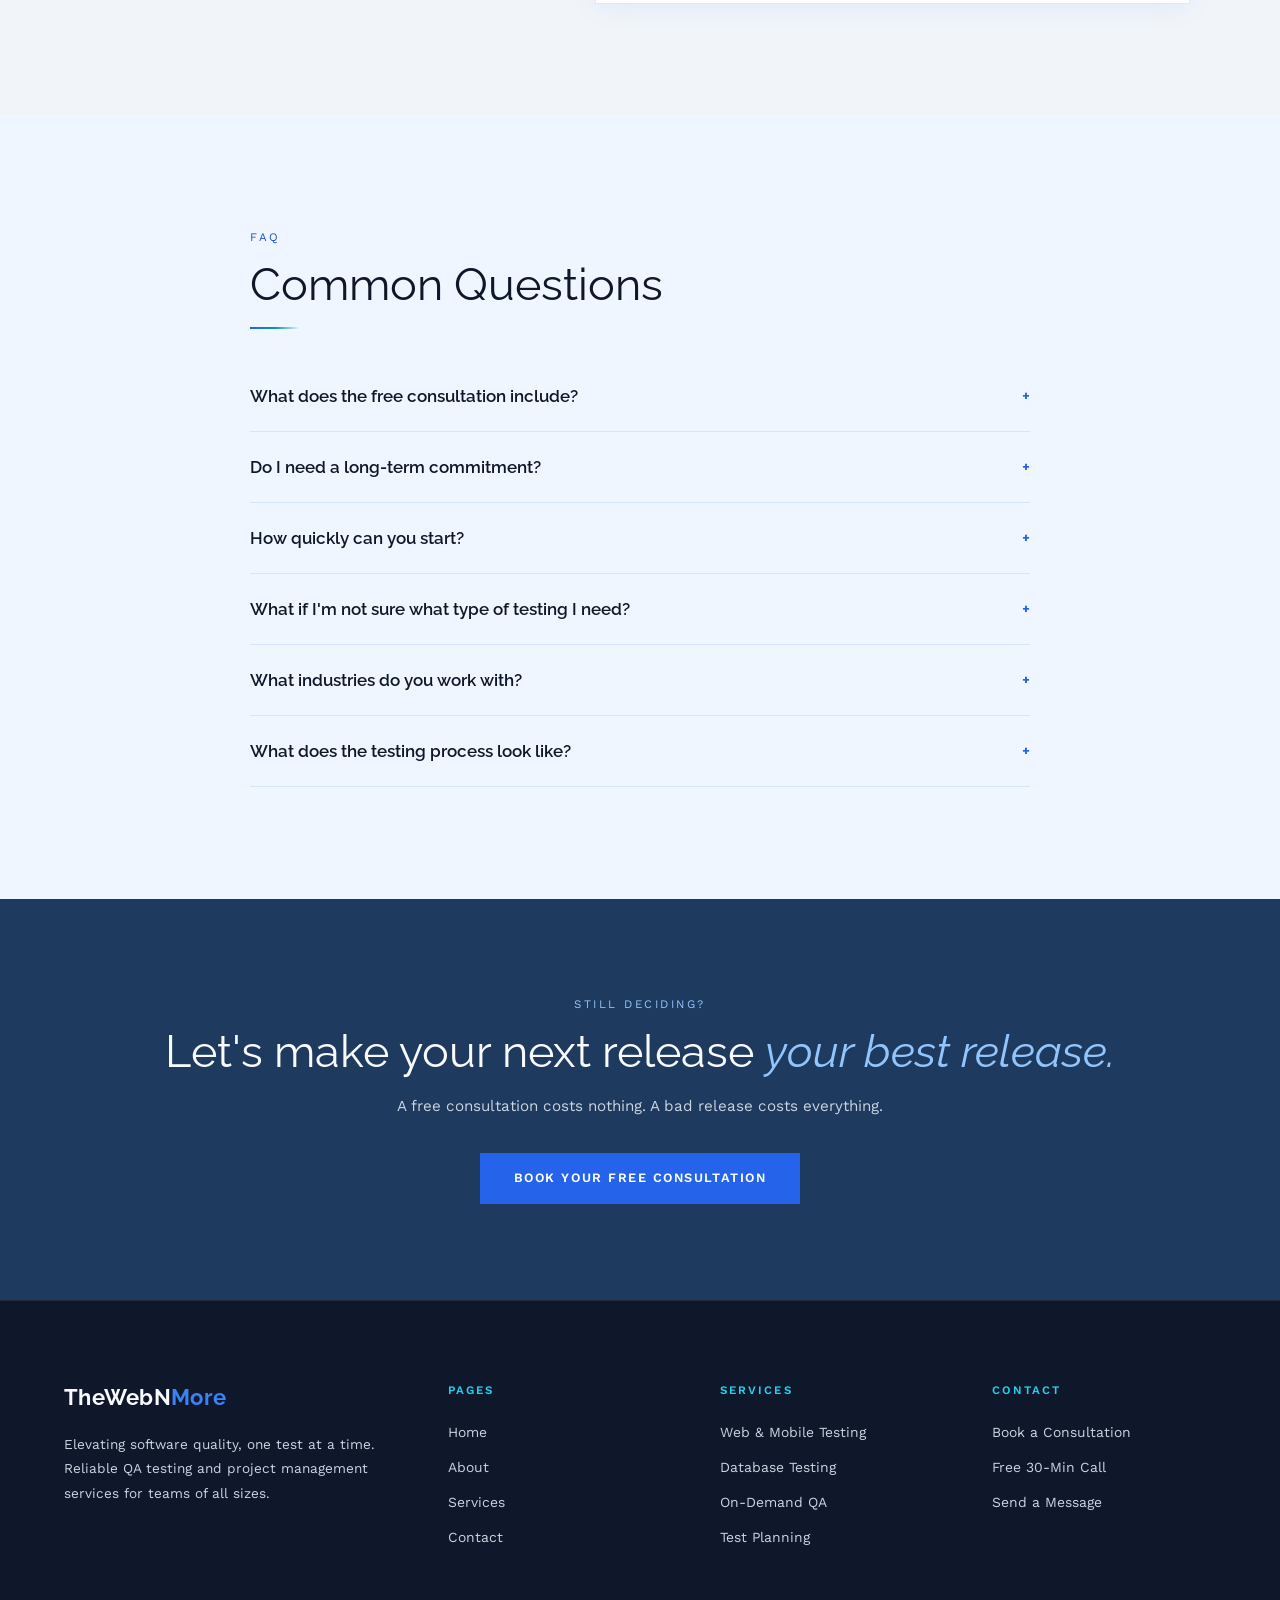
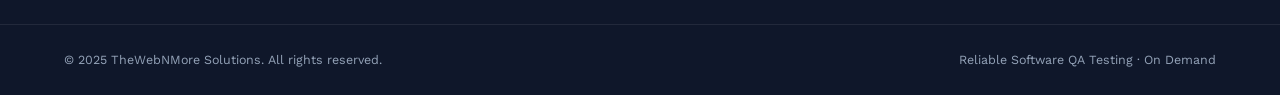
<file: contact.html>
<!DOCTYPE html>
<html lang="en">
<head>
  <meta charset="UTF-8"/>
  <meta http-equiv="Cache-Control" content="no-cache, no-store, must-revalidate"/>
  <meta http-equiv="Pragma" content="no-cache"/>
  <meta http-equiv="Expires" content="0"/>
  <meta name="viewport" content="width=device-width, initial-scale=1.0"/>
  <title>Contact | TheWebNMore Solutions</title>
  <meta name="description" content="Book a free 30-minute QA consultation. Share your project details and we'll be in touch."/>
  <link href="https://fonts.googleapis.com/css2?family=Raleway:ital,wght@0,300;0,400;0,600;0,700;1,300;1,400&family=Work+Sans:wght@300;400;500;600&display=swap" rel="stylesheet"/>
  <link rel="stylesheet" href="style.css?v=20250305"/>
  <!-- Google reCAPTCHA v2 -->
  <script src="https://www.google.com/recaptcha/api.js?onload=onRecaptchaLoad&render=explicit" async defer></script>
  <!-- Invisible reCAPTCHA: silent verification, no checkbox shown to user -->
  <style>

    /* ── CONTACT LAYOUT ── */
    #contact-main { background: #F1F5F9; padding: 7rem 5%; }
    .contact-grid {
      display: grid; grid-template-columns: 1fr 1.4fr;
      gap: 5rem; max-width: 1100px; margin: 0 auto;
    }

    /* ── INFO SIDE ── */
    .contact-info h2 { color: #0F172A; margin-bottom: 0.5rem; }
    .contact-info > p { margin-bottom: 2.5rem; color: #1E293B; font-size: 0.95rem; }

    .steps-list { list-style: none; margin-bottom: 3rem; }
    .step-item { display: flex; gap: 1.2rem; margin-bottom: 1.8rem; }
    .step-badge {
      width: 40px; height: 40px; flex-shrink: 0;
      border: 2px solid #2563EB;
      display: flex; align-items: center; justify-content: center;
      font-family: 'Raleway', sans-serif;
      font-size: 1.1rem; color: #2563EB; font-weight: 600;
    }
    .step-text h4 { font-family: 'Raleway', sans-serif; font-size: 1.05rem; color: #0F172A; margin-bottom: 0.3rem; font-weight: 700; }
    .step-text p { font-size: 0.87rem; color: #1E293B; margin: 0; }

    .info-cards { display: flex; flex-direction: column; gap: 8px; }
    .info-card {
      background: #FFFFFF;
      border: 1px solid rgba(37,99,235,0.15);
      padding: 1.2rem 1.4rem;
      display: flex; gap: 1rem; align-items: center;
      transition: border-color 0.3s;
      box-shadow: 0 2px 8px rgba(37,99,235,0.05);
    }
    .info-card:hover { border-color: #2563EB; }
    .info-card .i-icon { font-size: 1.3rem; flex-shrink: 0; }
    .info-card h5 { font-size: 0.72rem; letter-spacing: 0.1em; text-transform: uppercase; color: #64748B; margin-bottom: 0.2rem; font-weight: 600; }
    .info-card p { font-size: 0.9rem; color: #0F172A; margin: 0; font-weight: 600; }

    /* ── FORM SIDE ── */
    .contact-form-wrap {
      background: #FFFFFF;
      border: 1px solid rgba(37,99,235,0.15);
      padding: 3rem;
      box-shadow: 0 4px 24px rgba(37,99,235,0.08);
    }
    .form-title {
      font-family: 'Raleway', sans-serif;
      font-size: 1.5rem; color: #0F172A; margin-bottom: 0.4rem; font-weight: 700;
    }
    .form-subtitle { font-size: 0.9rem; color: #334155; margin-bottom: 2rem; }

    .form-row { display: grid; grid-template-columns: 1fr 1fr; gap: 1.2rem; }
    .form-group { margin-bottom: 1.4rem; }
    .form-group label {
      display: block; font-size: 0.72rem; letter-spacing: 0.1em;
      text-transform: uppercase; color: #1E40AF; margin-bottom: 0.5rem; font-weight: 600;
    }
    .form-group input,
    .form-group textarea,
    .form-group select {
      width: 100%; background: #FFFFFF;
      border: 1px solid #CBD5E1; color: #0F172A;
      padding: 0.85rem 1rem; font-size: 0.9rem;
      font-family: 'Work Sans', sans-serif;
      outline: none; transition: border-color 0.3s, box-shadow 0.3s;
      appearance: none;
    }
    .form-group input::placeholder,
    .form-group textarea::placeholder { color: #94A3B8; }
    .form-group input:focus,
    .form-group textarea:focus,
    .form-group select:focus {
      border-color: #2563EB;
      box-shadow: 0 0 0 3px rgba(37,99,235,0.12);
    }
    .form-group input.error,
    .form-group textarea.error,
    .form-group select.error { border-color: #EF4444; }
    .form-group textarea { resize: vertical; min-height: 120px; }
    .form-group select { background-image: url("data:image/svg+xml,%3Csvg xmlns='http://www.w3.org/2000/svg' width='12' height='8' viewBox='0 0 12 8'%3E%3Cpath d='M1 1l5 5 5-5' stroke='%236B7589' stroke-width='1.5' fill='none'/%3E%3C/svg%3E"); background-repeat: no-repeat; background-position: right 1rem center; padding-right: 2.5rem; }

    .btn-submit {
      width: 100%; background: #2563EB; color: #FFFFFF;
      border: none; padding: 1rem;
      font-size: 0.85rem; letter-spacing: 0.12em; text-transform: uppercase;
      font-family: 'Work Sans', sans-serif; font-weight: 600;
      cursor: pointer; transition: background 0.3s;
      margin-top: 0.5rem;
    }
    .btn-submit:hover { background: #1D4ED8; }
    .btn-submit:disabled { background: #93C5FD; cursor: not-allowed; }
    .form-note { font-size: 0.78rem; color: #64748B; text-align: center; margin-top: 1rem; }

    /* ── CAPTCHA POPUP ── */
    .captcha-overlay {
      display: none; position: fixed; inset: 0; z-index: 9999;
      background: rgba(15,23,42,0.6);
      backdrop-filter: blur(4px);
      align-items: center; justify-content: center;
    }
    .captcha-overlay.active { display: flex; }
    .captcha-box {
      background: #FFFFFF; border-radius: 16px;
      box-shadow: 0 24px 80px rgba(0,0,0,0.2);
      padding: 2.5rem 2rem 2rem;
      max-width: 440px; width: 92%;
      text-align: center;
      animation: popIn 0.25s ease;
    }
    @keyframes popIn {
      from { opacity: 0; transform: scale(0.94) translateY(16px); }
      to   { opacity: 1; transform: scale(1) translateY(0); }
    }
    .captcha-icon { font-size: 2rem; margin-bottom: 0.6rem; }
    .captcha-box h3 {
      font-family: 'Raleway', sans-serif; font-size: 1.3rem;
      color: #0F172A; margin-bottom: 0.4rem; font-weight: 700;
    }
    .captcha-box > p { font-size: 0.88rem; color: #475569; margin-bottom: 1.5rem; }

    .captcha-widget-wrap {
      display: flex; justify-content: center;
      margin-bottom: 1rem; min-height: 78px;
    }

    /* Spinner state */
    .captcha-sending {
      display: none; flex-direction: column;
      align-items: center; gap: 0.8rem; padding: 1rem 0;
    }
    .spinner {
      width: 38px; height: 38px;
      border: 3px solid #DBEAFE;
      border-top-color: #2563EB;
      border-radius: 50%;
      animation: spin 0.7s linear infinite;
    }
    @keyframes spin { to { transform: rotate(360deg); } }
    .captcha-sending p { font-size: 0.88rem; color: #475569; margin: 0; }

    /* Success state */
    .captcha-success {
      display: none; flex-direction: column;
      align-items: center; gap: 0.6rem; padding: 0.8rem 0;
    }
    .captcha-success .big-tick { font-size: 3rem; }
    .captcha-success h4 { font-family: 'Raleway', sans-serif; color: #0F172A; font-size: 1.1rem; margin: 0; }
    .captcha-success p { font-size: 0.85rem; color: #475569; margin: 0; }

    .captcha-cancel {
      background: none; border: none; font-size: 0.8rem;
      color: #94A3B8; cursor: pointer; margin-top: 1rem;
      font-family: 'Work Sans', sans-serif; transition: color 0.2s;
    }
    .captcha-cancel:hover { color: #475569; }

    /* ── FAQ ── */
    #faq { background: #EFF6FF; padding: 7rem 5%; }
    .faq-inner { max-width: 780px; margin: 0 auto; }
    .faq-item { border-bottom: 1px solid rgba(37,99,235,0.12); }
    .faq-q {
      width: 100%; background: none; border: none; cursor: pointer;
      display: flex; justify-content: space-between; align-items: center;
      padding: 1.5rem 0; text-align: left;
      font-family: 'Raleway', sans-serif; font-size: 1.05rem;
      color: #0F172A; transition: color 0.3s; font-weight: 600;
    }
    .faq-q:hover { color: #2563EB; }
    .faq-q .arrow { font-size: 1.2rem; transition: transform 0.3s; color: #2563EB; flex-shrink: 0; }
    .faq-q.open .arrow { transform: rotate(45deg); }
    .faq-a { max-height: 0; overflow: hidden; transition: max-height 0.4s ease; }
    .faq-a p { font-size: 0.9rem; color: #1E293B; padding: 0 0 1.5rem; }

    /* ── CTA BOTTOM ── */
    .contact-cta { background: #1E3A5F; padding: 6rem 5%; text-align: center; }
    .contact-cta .eyebrow { color: #93C5FD; }
    .contact-cta h2 { color: #F8FAFC !important; }
    .contact-cta h2 span { color: #93C5FD; font-style: italic; }
    .contact-cta p { color: #CBD5E1 !important; max-width: 500px; margin: 1rem auto 2rem; }

    @media (max-width: 900px) {
      .contact-grid { grid-template-columns: 1fr; gap: 3rem; }
      .form-row { grid-template-columns: 1fr; }
      .contact-form-wrap { padding: 2rem 1.5rem; }
    }
  </style>
</head>
<body>

<!-- NAV -->
<nav id="main-nav">
  <a href="index.html" class="nav-logo">TheWebN<span>More</span></a>
  <ul class="nav-links" id="nav-links">
    <li><a href="index.html">Home</a></li>
    <li><a href="about.html">About</a></li>
    <li><a href="services.html">Services</a></li>
    <li><a href="contact.html" class="active">Contact</a></li>
  </ul>
  <a href="contact.html" class="nav-cta">Free Consultation</a>
  <button class="nav-toggle" id="nav-toggle" aria-label="Toggle menu">
    <span></span><span></span><span></span>
  </button>
</nav>

<!-- PAGE HERO -->
<div class="page-hero">
  <div class="page-hero-content container">
    <span class="eyebrow">Contact</span>
    <h1>Let's Talk About<br><em>Your Project</em></h1>
    <p>Book a free 30-minute consultation — no obligation, no pressure. Just a straightforward conversation about your QA needs.</p>
  </div>
</div>

<!-- MAIN CONTACT -->
<section id="contact-main">
  <div class="contact-grid">

    <!-- INFO -->
    <div class="contact-info">
      <span class="eyebrow">How to Get Started</span>
      <h2>Three Simple Steps</h2>
      <div class="divider"></div>
      <p>Have a project, large or small? Simply send over the details below.</p>

      <ul class="steps-list">
        <li class="step-item">
          <div class="step-badge">1</div>
          <div class="step-text">
            <h4>Describe Your Project</h4>
            <p>Share a brief description of what needs to be tested or done, along with your timeline and goals.</p>
          </div>
        </li>
        <li class="step-item">
          <div class="step-badge">2</div>
          <div class="step-text">
            <h4>Receive Your Booking Link</h4>
            <p>You'll receive an email with a link to book a FREE 30-minute consultation at a time that works for you.</p>
          </div>
        </li>
        <li class="step-item">
          <div class="step-badge">3</div>
          <div class="step-text">
            <h4>We Build a Plan Together</h4>
            <p>We discuss your needs, agree on scope and approach, and get started — on your timeline.</p>
          </div>
        </li>
      </ul>

      <div class="info-cards">
        <div class="info-card">
          <svg xmlns="http://www.w3.org/2000/svg" width="20" height="20" viewBox="0 0 24 24" fill="none" stroke="#2563EB" stroke-width="1.8" stroke-linecap="round" stroke-linejoin="round"><circle cx="12" cy="12" r="10"/><polyline points="12 6 12 12 16 14"/></svg>
          <div><h5>Consultation</h5><p>Free 30-minute call, no strings attached</p></div>
        </div>
        <div class="info-card">
          <svg xmlns="http://www.w3.org/2000/svg" width="20" height="20" viewBox="0 0 24 24" fill="none" stroke="#2563EB" stroke-width="1.8" stroke-linecap="round" stroke-linejoin="round"><path d="M4 4h16c1.1 0 2 .9 2 2v12c0 1.1-.9 2-2 2H4c-1.1 0-2-.9-2-2V6c0-1.1.9-2 2-2z"/><polyline points="22,6 12,13 2,6"/></svg>
          <div><h5>Response Time</h5><p>Within 1 business day</p></div>
        </div>
        <div class="info-card">
          <svg xmlns="http://www.w3.org/2000/svg" width="20" height="20" viewBox="0 0 24 24" fill="none" stroke="#2563EB" stroke-width="1.8" stroke-linecap="round" stroke-linejoin="round"><rect x="2" y="7" width="20" height="14" rx="2" ry="2"/><path d="M16 21V5a2 2 0 0 0-2-2h-4a2 2 0 0 0-2 2v16"/></svg>
          <div><h5>Availability</h5><p>On-demand &amp; ongoing engagements</p></div>
        </div>
        <div class="info-card">
          <svg xmlns="http://www.w3.org/2000/svg" width="20" height="20" viewBox="0 0 24 24" fill="none" stroke="#2563EB" stroke-width="1.8" stroke-linecap="round" stroke-linejoin="round"><line x1="12" y1="1" x2="12" y2="23"/><path d="M17 5H9.5a3.5 3.5 0 0 0 0 7h5a3.5 3.5 0 0 1 0 7H6"/></svg>
          <div><h5>Pricing</h5><p>Flexible — hourly, project, or retainer</p></div>
        </div>
      </div>
    </div>

    <!-- FORM -->
    <div class="contact-form-wrap">
      <div class="form-title">Send Your Project Details</div>
      <p class="form-subtitle">Fill in the form below and you'll hear back within 1 business day with your booking link.</p>

      <form id="contact-form" onsubmit="handleSubmit(event)">
        <input type="hidden" name="_subject" value="New Consultation Request — TheWebNMore Solutions"/>
        <input type="text" name="_gotcha" style="display:none" tabindex="-1" autocomplete="off"/>

        <div class="form-row">
          <div class="form-group">
            <label>First Name *</label>
            <input type="text" name="first_name" id="fname" placeholder="Jane" required/>
          </div>
          <div class="form-group">
            <label>Last Name *</label>
            <input type="text" name="last_name" id="lname" placeholder="Smith" required/>
          </div>
        </div>

        <div class="form-group">
          <label>Email Address *</label>
          <input type="email" name="email" id="email" placeholder="jane@yourcompany.com" required/>
        </div>

        <div class="form-group">
          <label>Company / Team Name</label>
          <input type="text" name="company" placeholder="Acme Corp (optional)"/>
        </div>

        <div class="form-group">
          <label>Type of Service Needed *</label>
          <select name="service" id="service" required>
            <option value="">Select a service...</option>
            <option>Web Testing</option>
            <option>Mobile Testing</option>
            <option>Database Testing</option>
            <option>Test Plan / Strategy</option>
            <option>Regression Testing</option>
            <option>On-Demand QA Support</option>
            <option>Project Management</option>
            <option>Not sure — let's discuss</option>
          </select>
        </div>

        <div class="form-group">
          <label>Project Timeline</label>
          <select name="timeline">
            <option value="">Select your timeline...</option>
            <option>ASAP / Urgent</option>
            <option>Within 1–2 weeks</option>
            <option>Within a month</option>
            <option>Flexible / Ongoing</option>
          </select>
        </div>

        <div class="form-group">
          <label>Project Description *</label>
          <textarea name="description" id="description" placeholder="Briefly describe what needs to be tested, your tech stack, and your goals..." required></textarea>
        </div>

        <button type="submit" class="btn-submit" id="submit-btn">Send &amp; Book Free Consultation</button>
        <div id="recaptcha-widget"></div>
        <p class="form-note">🔒 Your details are sent securely and privately.</p>
      </form>
    </div>

  </div>
</section>

<!-- FAQ -->
<section id="faq">
  <div class="faq-inner">
    <span class="eyebrow">FAQ</span>
    <h2 style="color:#0F172A;">Common Questions</h2>
    <div class="divider"></div>

    <div class="faq-item">
      <button class="faq-q" onclick="toggleFaq(this)">What does the free consultation include?<span class="arrow">+</span></button>
      <div class="faq-a"><p>The free 30-minute consultation is a no-obligation conversation about your project. We'll discuss your application, your goals, your current QA process (if any), and how I can help. You'll leave with a clear picture of next steps — no pressure to commit.</p></div>
    </div>
    <div class="faq-item">
      <button class="faq-q" onclick="toggleFaq(this)">Do I need a long-term commitment?<span class="arrow">+</span></button>
      <div class="faq-a"><p>Not at all. I offer flexible engagement models — hourly, project-based, or ongoing retainer. You can hire me for a single sprint, a specific release, or ongoing monthly support. Whatever works best for your team and budget.</p></div>
    </div>
    <div class="faq-item">
      <button class="faq-q" onclick="toggleFaq(this)">How quickly can you start?<span class="arrow">+</span></button>
      <div class="faq-a"><p>For on-demand or urgent requests, I can often start very quickly — sometimes within the same week. Reach out and describe your timeline and I'll let you know my current availability.</p></div>
    </div>
    <div class="faq-item">
      <button class="faq-q" onclick="toggleFaq(this)">What if I'm not sure what type of testing I need?<span class="arrow">+</span></button>
      <div class="faq-a"><p>That's completely fine — that's exactly what the consultation is for. Describe your project and goals in the form, and we'll figure out the right approach together during our call.</p></div>
    </div>
    <div class="faq-item">
      <button class="faq-q" onclick="toggleFaq(this)">What industries do you work with?<span class="arrow">+</span></button>
      <div class="faq-a"><p>I have experience across healthcare, education, biotechnology, transportation, e-Commerce, and gaming — as well as general SaaS and web applications. If you're unsure whether your industry fits, just reach out and ask.</p></div>
    </div>
    <div class="faq-item">
      <button class="faq-q" onclick="toggleFaq(this)">What does the testing process look like?<span class="arrow">+</span></button>
      <div class="faq-a"><p>After our consultation, I'll develop a test plan tailored to your project. I then execute testing and deliver clear, documented results — including bug reports with reproducible steps, severity ratings, and test metrics. You'll always know exactly what was tested and what was found.</p></div>
    </div>
  </div>
</section>

<!-- CTA BOTTOM -->
<div class="contact-cta">
  <span class="eyebrow">Still Deciding?</span>
  <h2>Let's make your next release <span>your best release.</span></h2>
  <p>A free consultation costs nothing. A bad release costs everything.</p>
  <a href="#contact-main" class="btn btn-gold">Book Your Free Consultation</a>
</div>

<!-- FOOTER -->
<footer>
  <div class="footer-top">
    <div class="footer-brand">
      <div class="nav-logo">TheWebN<span>More</span></div>
      <p style="color:#CBD5E1;">Elevating software quality, one test at a time. Reliable QA testing and project management services for teams of all sizes.</p>
    </div>
    <div class="footer-col">
      <h5>Pages</h5>
      <ul>
        <li><a href="index.html">Home</a></li>
        <li><a href="about.html">About</a></li>
        <li><a href="services.html">Services</a></li>
        <li><a href="contact.html">Contact</a></li>
      </ul>
    </div>
    <div class="footer-col">
      <h5>Services</h5>
      <ul>
        <li><a href="services.html">Web &amp; Mobile Testing</a></li>
        <li><a href="services.html">Database Testing</a></li>
        <li><a href="services.html">On-Demand QA</a></li>
        <li><a href="services.html">Test Planning</a></li>
      </ul>
    </div>
    <div class="footer-col">
      <h5>Contact</h5>
      <ul>
        <li><a href="contact.html">Book a Consultation</a></li>
        <li><a href="contact.html">Free 30-Min Call</a></li>
        <li><a href="contact.html">Send a Message</a></li>
      </ul>
    </div>
  </div>
  <div class="footer-bottom">
    <p style="color:#94A3B8;">© 2025 TheWebNMore Solutions. All rights reserved.</p>
    <p style="color:#94A3B8;">Reliable Software QA Testing · On Demand</p>
  </div>
</footer>

<!-- ══ CAPTCHA POPUP ══ -->
<div class="captcha-overlay" id="captcha-overlay">
  <div class="captcha-box" id="captcha-box">

    <!-- Step 1: reCAPTCHA widget -->
    <div id="state-captcha">
      <div class="captcha-icon">🔒</div>
      <h3>Security Check</h3>
      <p>Please confirm you're human before we send your message.</p>
      <!--

      -->
      <button class="captcha-cancel" id="captcha-cancel-btn" onclick="closeCaptcha()">Cancel — go back to form</button>
    </div>

    <!-- Step 2: Sending spinner -->
    <div class="captcha-sending" id="state-sending">
      <div class="spinner"></div>
      <p>Sending your message securely…</p>
    </div>

    <!-- Step 3: Success -->
    <div class="captcha-success" id="state-success">
      <div class="big-tick">✅</div>
      <h4>Message Sent!</h4>
      <p>You'll hear back within 1 business day.<br>Resetting the form now…</p>
    </div>

  </div>
</div>

<script>
  // ── NAV ──
  window.addEventListener('scroll', () => {
    document.getElementById('main-nav').classList.toggle('scrolled', window.scrollY > 30);
  });
  document.getElementById('nav-toggle').addEventListener('click', () => {
    document.getElementById('nav-links').classList.toggle('open');
  });

  // ── SCROLL ANIMATIONS ──
  document.querySelectorAll('.fade-up').forEach(el => el.classList.add('animate'));
  const obs = new IntersectionObserver(entries => {
    entries.forEach(e => { if (e.isIntersecting) e.target.classList.add('visible'); });
  }, { threshold: 0.08 });
  document.querySelectorAll('.fade-up').forEach(el => obs.observe(el));

  // ── FAQ ──
  function toggleFaq(btn) {
    const answer = btn.nextElementSibling;
    const isOpen = btn.classList.contains('open');
    document.querySelectorAll('.faq-q.open').forEach(b => {
      b.classList.remove('open');
      b.nextElementSibling.style.maxHeight = null;
    });
    if (!isOpen) {
      btn.classList.add('open');
      answer.style.maxHeight = answer.scrollHeight + 'px';
    }
  }

  // ── FORM & CAPTCHA FLOW ──
  let pendingFormData = null;
  let recaptchaWidgetId = null;

  // Called by reCAPTCHA API once fully loaded (via ?onload=onRecaptchaLoad&render=explicit)
  function onRecaptchaLoad() {
    recaptchaWidgetId = grecaptcha.render('recaptcha-widget', {
      sitekey: '6LdV9X8sAAAAAGXDPbquKTH_2B1Sq5Mtvo7tYAkD',
      size: 'invisible',
      callback: onCaptchaPassed,
      'expired-callback': function() {
        grecaptcha.reset(recaptchaWidgetId);
      }
    });
  }

  function handleSubmit(e) {
    e.preventDefault();

    // Validate required fields
    const fields = ['fname','lname','email','service','description'];
    let valid = true;
    fields.forEach(id => {
      const el = document.getElementById(id);
      if (!el.value.trim()) {
        el.classList.add('error');
        valid = false;
      } else {
        el.classList.remove('error');
      }
    });
    if (!valid) {
      document.querySelector('.error').scrollIntoView({ behavior: 'smooth', block: 'center' });
      return;
    }

    // Store form data, show sending spinner immediately (reCAPTCHA runs invisibly)
    pendingFormData = new FormData(document.getElementById('contact-form'));
    showState('sending');
    document.getElementById('captcha-overlay').classList.add('active');

    // Execute invisible reCAPTCHA silently — onCaptchaPassed fires automatically
    if (recaptchaWidgetId !== null) {
      grecaptcha.execute(recaptchaWidgetId);
    } else {
      onCaptchaPassed('');
    }
  }

  function showState(state) {
    document.getElementById('state-captcha').style.display  = state === 'captcha' ? 'block' : 'none';
    document.getElementById('state-sending').style.display  = state === 'sending' ? 'flex'  : 'none';
    document.getElementById('state-success').style.display  = state === 'success' ? 'flex'  : 'none';
    document.getElementById('captcha-cancel-btn').style.display = state === 'captcha' ? 'inline-block' : 'none';
  }

  function closeCaptcha() {
    document.getElementById('captcha-overlay').classList.remove('active');
    if (recaptchaWidgetId !== null) {
      try { grecaptcha.reset(recaptchaWidgetId); } catch(err) {}
    }
    pendingFormData = null;
    showState('sending');
  }

  async function onCaptchaPassed(token) {
    showState('sending');
    if (token) pendingFormData.append('g-recaptcha-response', token);

    try {
      const res = await fetch('https://formspree.io/f/xqeyzzzr', {
        method: 'POST',
        body: pendingFormData,
        headers: { 'Accept': 'application/json' }
      });

      if (res.ok) {
        showState('success');
        setTimeout(() => {
          document.getElementById('captcha-overlay').classList.remove('active');
          document.getElementById('contact-form').reset();
          showState('sending');
          if (recaptchaWidgetId !== null) {
            try { grecaptcha.reset(recaptchaWidgetId); } catch(err) {}
          }
          document.getElementById('contact-main').scrollIntoView({ behavior: 'smooth' });
        }, 2500);
      } else {
        const data = await res.json().catch(() => ({}));
        const reason = (data.errors && data.errors.map(e => e.message).join(', ')) || data.error || 'Unknown error';
        closeCaptcha();
        alert('Submission failed (' + res.status + '): ' + reason);
      }
    } catch (err) {
      closeCaptcha();
      alert('Network error. Please check your connection and try again.');
    }
  }

  // Close popup by clicking the dark backdrop
  document.getElementById('captcha-overlay').addEventListener('click', function(e) {
    if (e.target === this) closeCaptcha();
  });
</script>
</body>
</html>
</file>
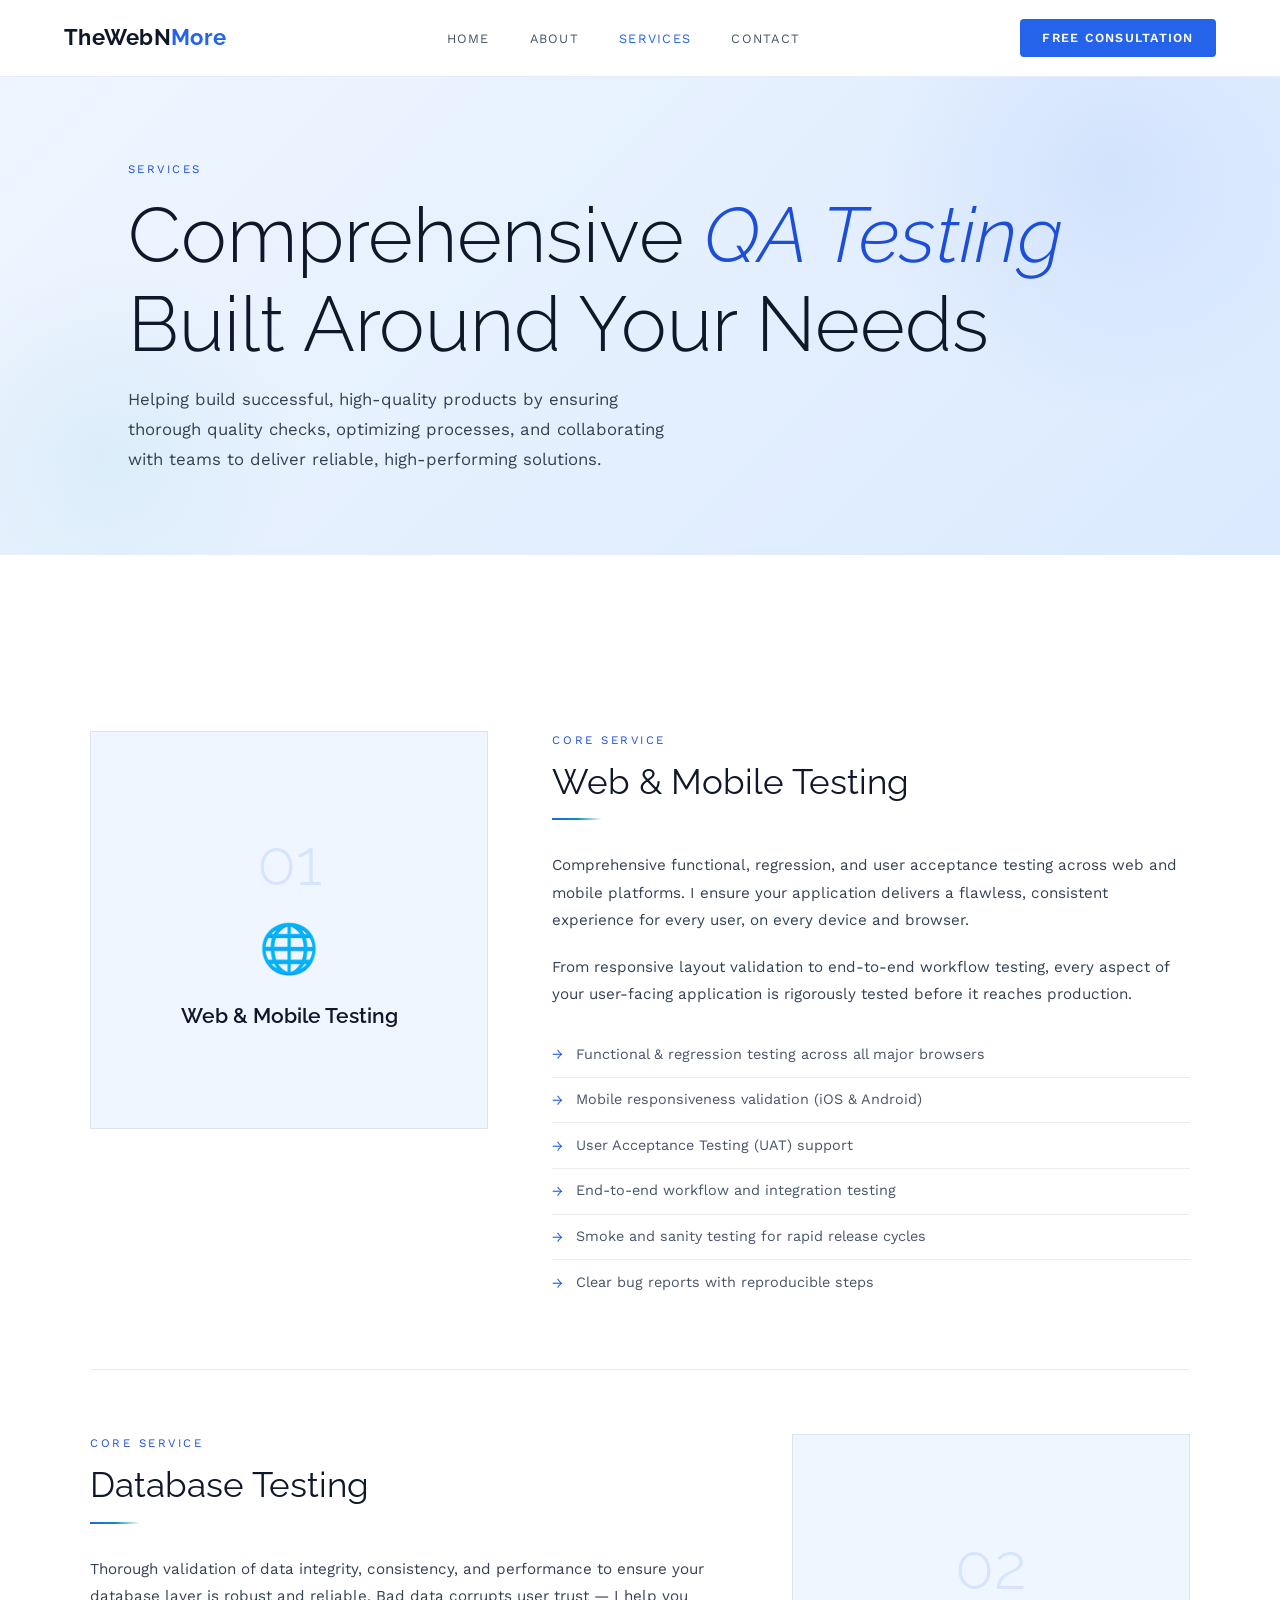
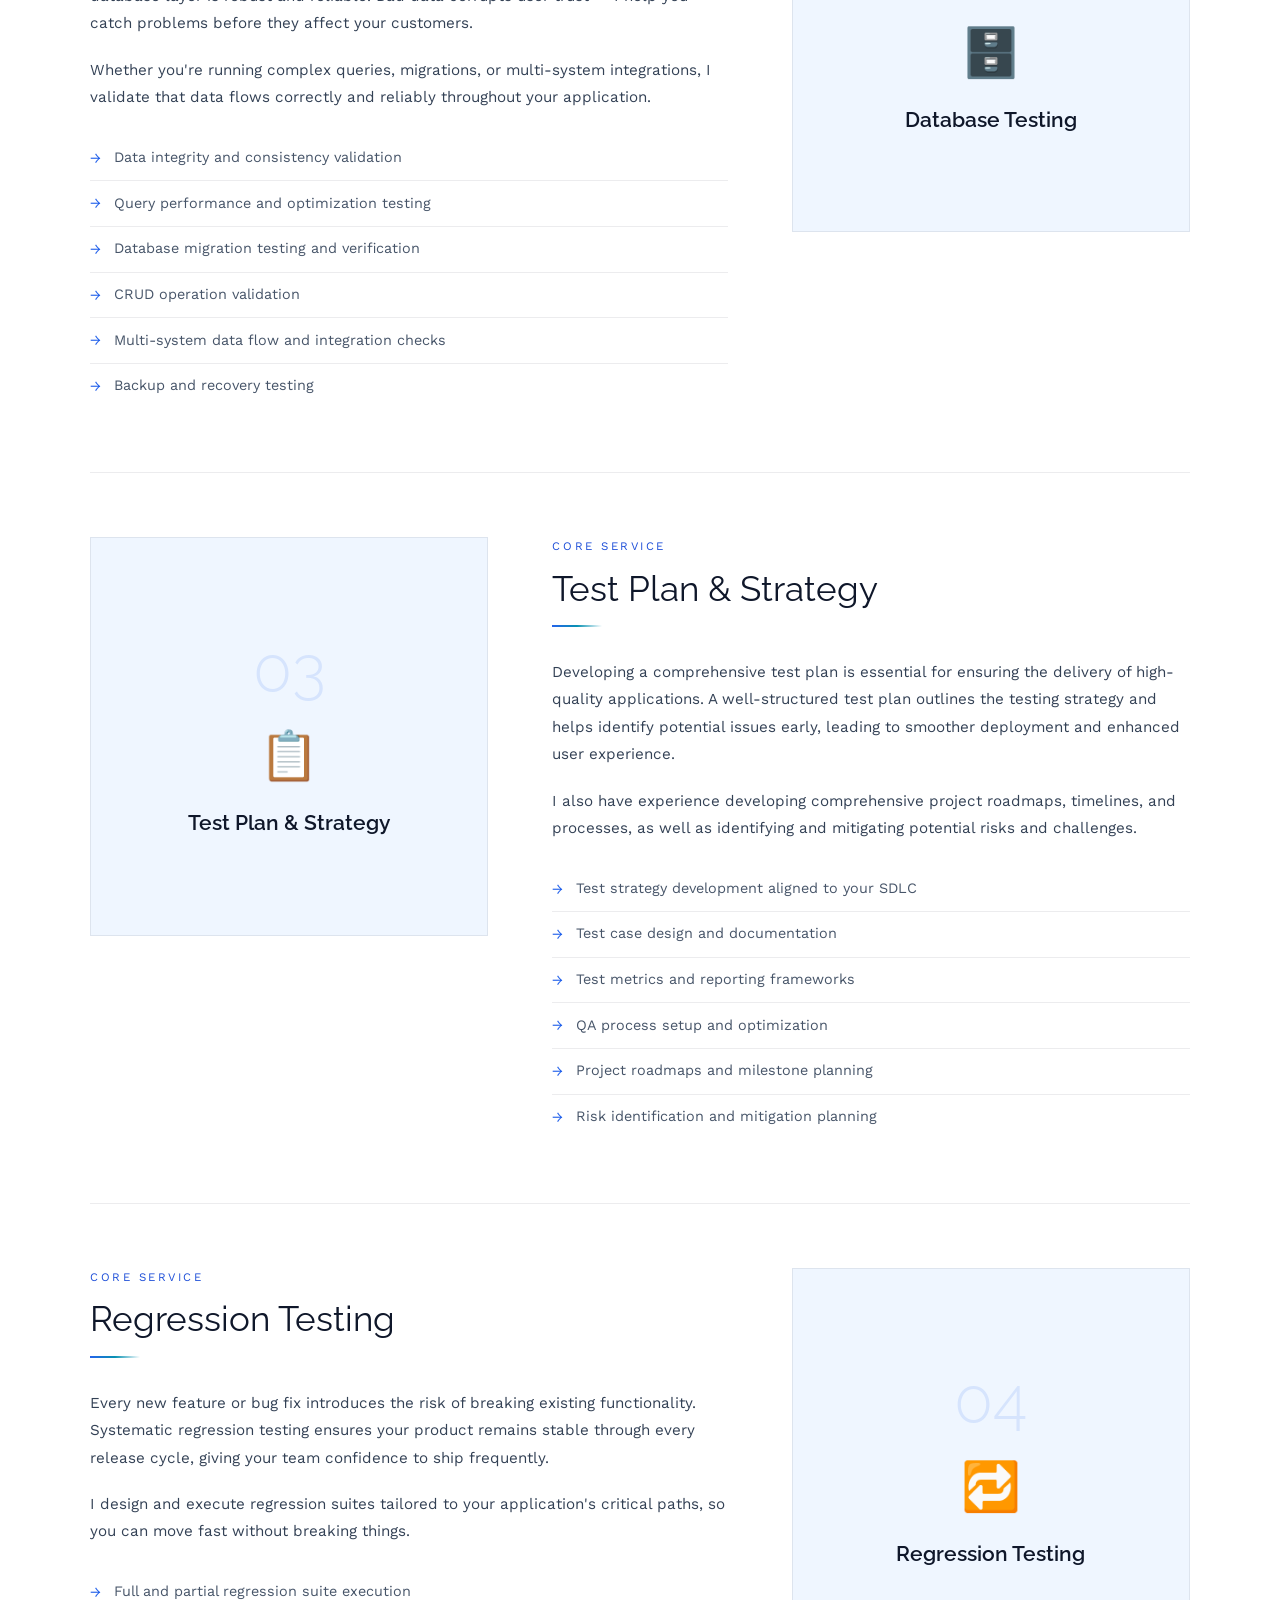
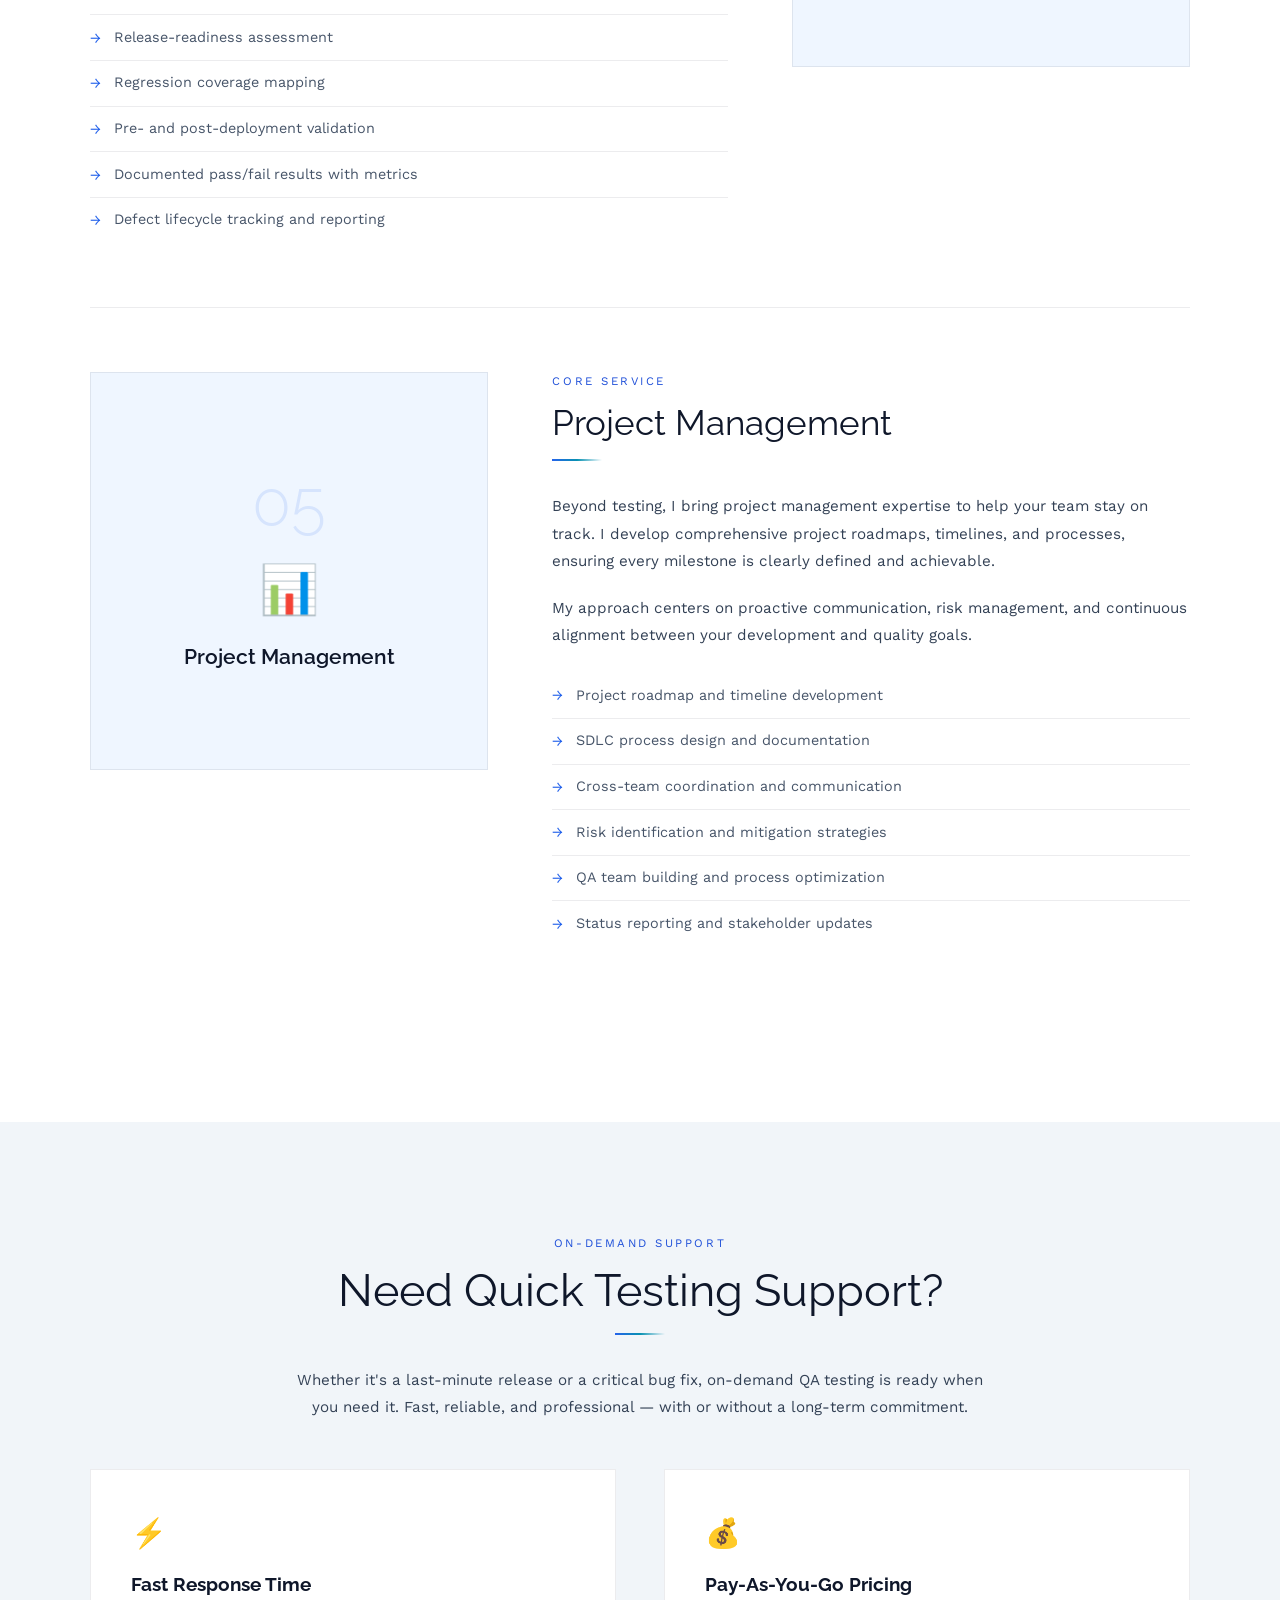
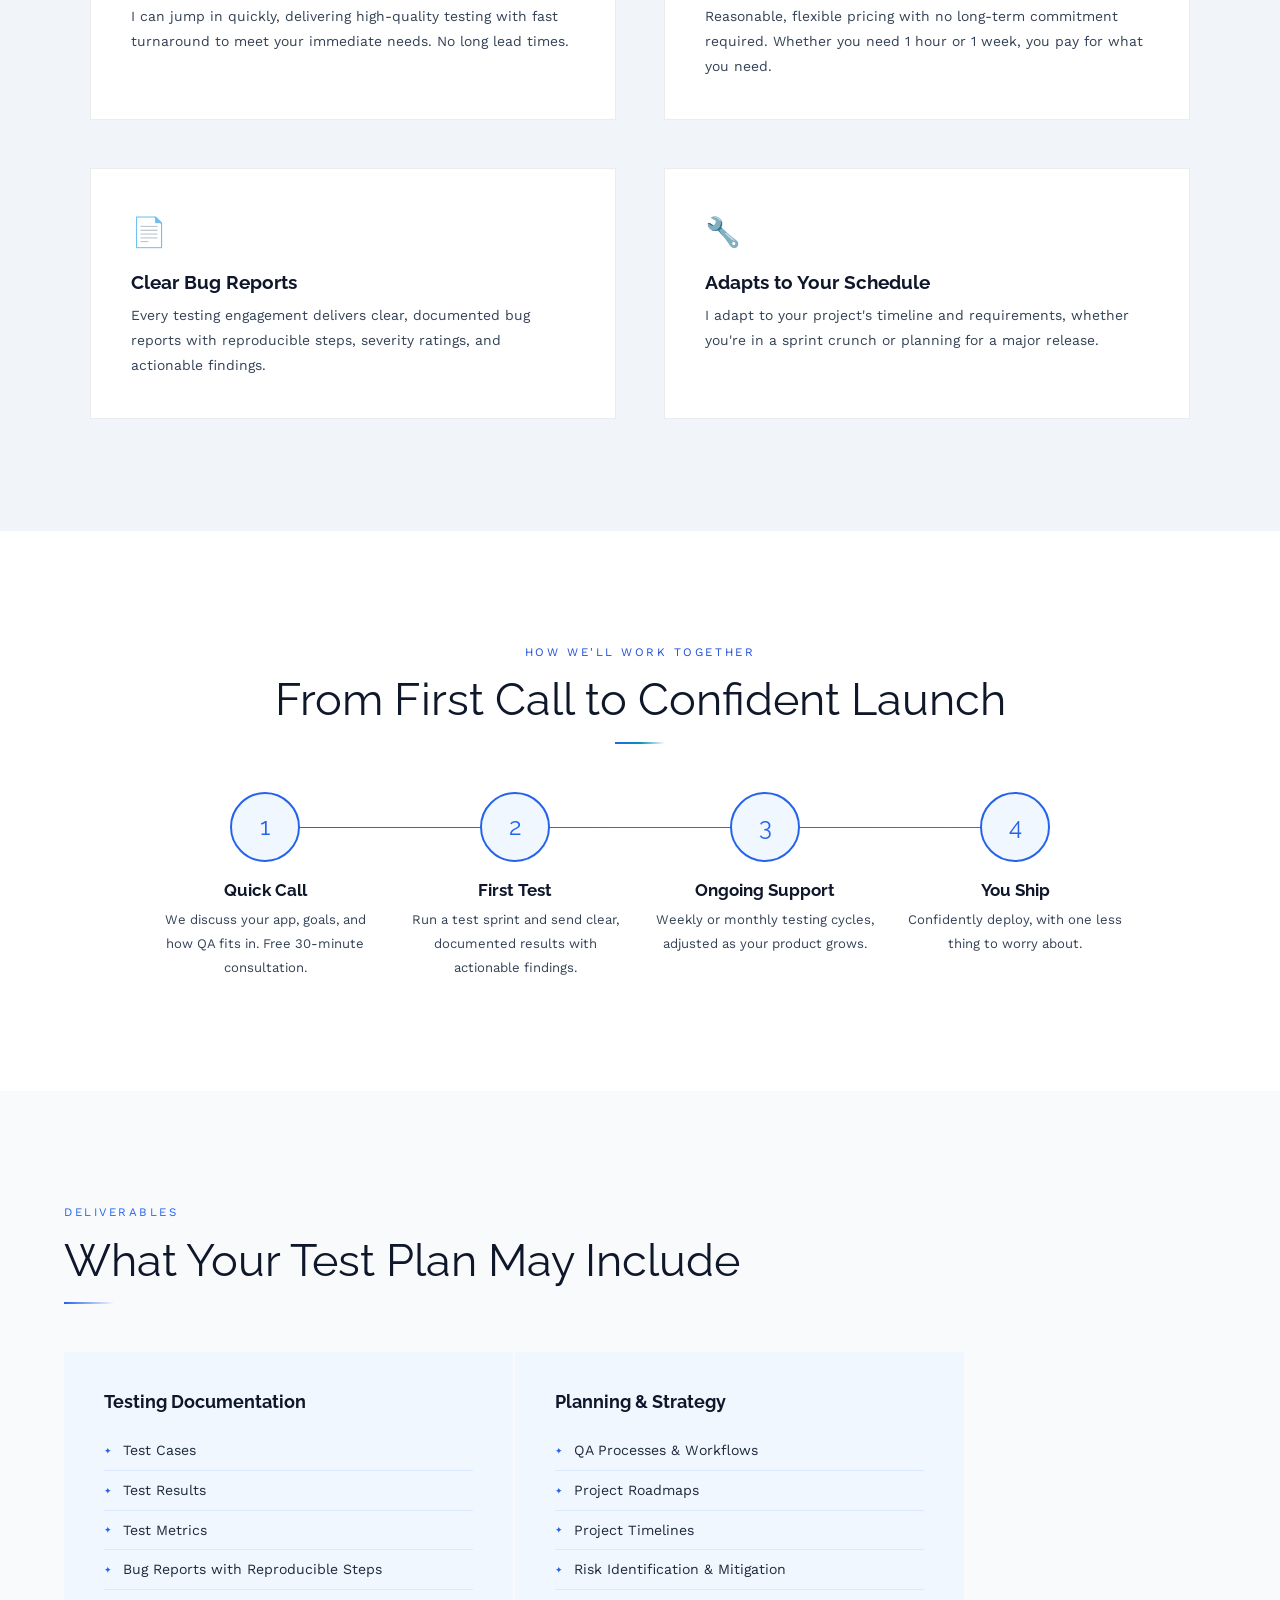
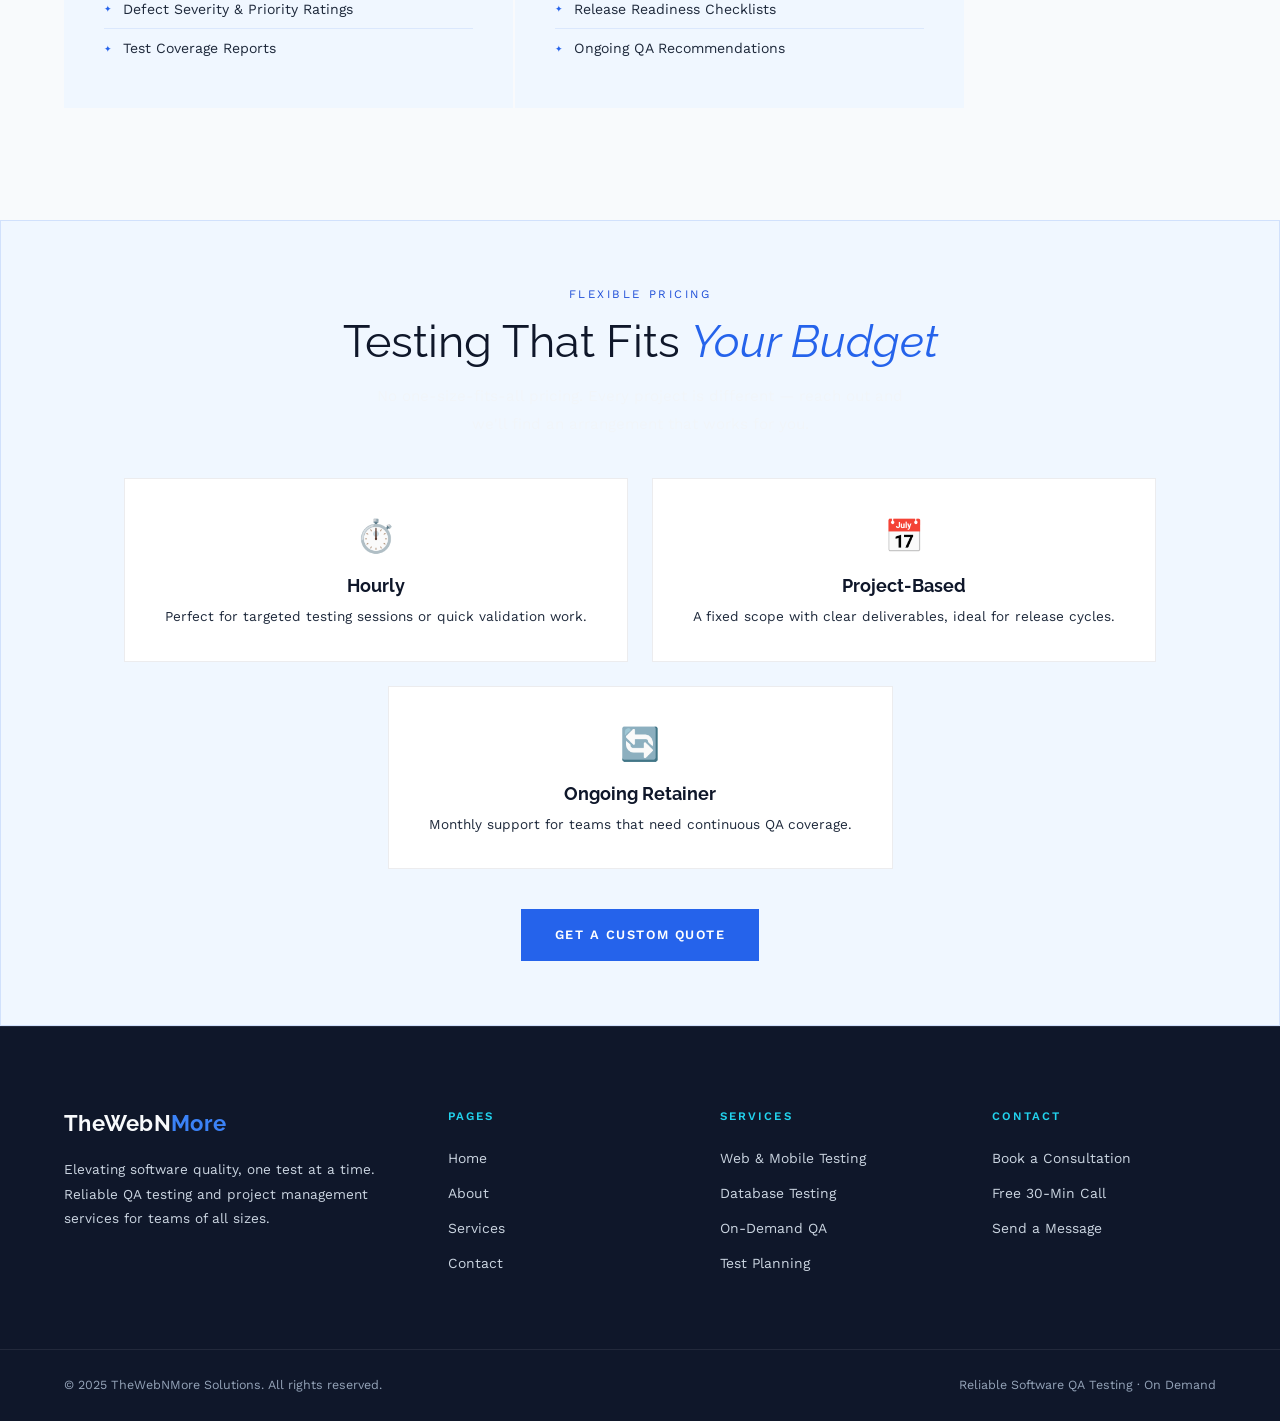
<file: services.html>
<!DOCTYPE html>
<html lang="en">
<head>
  <meta charset="UTF-8"/>
  <meta http-equiv="Cache-Control" content="no-cache, no-store, must-revalidate"/>
  <meta http-equiv="Pragma" content="no-cache"/>
  <meta http-equiv="Expires" content="0"/>
  <meta name="viewport" content="width=device-width, initial-scale=1.0"/>
  <title>Services | TheWebNMore Solutions</title>
  <meta name="description" content="Comprehensive QA testing services — web, mobile, database, on-demand support, test planning and project management."/>
  <link href="https://fonts.googleapis.com/css2?family=Raleway:ital,wght@0,300;0,400;0,600;0,700;1,300;1,400&family=Work+Sans:wght@300;400;500;600&display=swap" rel="stylesheet"/>
  <link rel="stylesheet" href="style.css?v=20250304"/>
  <style>

    /* ── SERVICES DETAIL ── */
    #services-detail { background: #FFFFFF; padding: 7rem 5%; }
    .svc-block {
      display: grid; grid-template-columns: 1fr 1.6fr;
      gap: 4rem; align-items: start;
      padding: 4rem 0; border-bottom: 1px solid rgba(15,23,42,0.08);
      max-width: 1100px; margin: 0 auto;
    }
    .svc-block:last-child { border-bottom: none; }
    .svc-block.reverse { direction: rtl; }
    .svc-block.reverse > * { direction: ltr; }

    .svc-icon-box {
      background: #EFF6FF;
      border: 1px solid rgba(15,23,42,0.08);
      aspect-ratio: 1;
      display: flex; flex-direction: column;
      align-items: center; justify-content: center; gap: 1rem;
      padding: 3rem; text-align: center;
      transition: border-color 0.3s;
    }
    .svc-icon-box:hover { border-color: #2563EB; }
    .svc-icon-box .icon { font-size: 3rem; }
    .svc-icon-box h3 {
      font-family: 'Raleway', sans-serif;
      font-size: 1.3rem; color: #0F172A;
    }
    .svc-icon-box .icon-num {
      font-family: 'Raleway', sans-serif;
      font-size: 4rem; font-weight: 300; color: rgba(37,99,235,0.12); line-height: 1;
    }

    .svc-content h2 {
      font-size: clamp(1.6rem, 3vw, 2.2rem); color: #0F172A; margin-bottom: 0.5rem;
    }
    .svc-content p { margin-bottom: 1.2rem; }
    .svc-features { list-style: none; margin-top: 1.5rem; }
    .svc-features li {
      display: flex; gap: 0.8rem; align-items: flex-start;
      padding: 0.65rem 0; border-bottom: 1px solid rgba(15,23,42,0.08);
      font-size: 0.9rem; color: #475569;
    }
    .svc-features li:last-child { border-bottom: none; }
    .svc-features li::before { content: '→'; color: #2563EB; flex-shrink: 0; margin-top: 0.05rem; }

    /* ── ON-DEMAND FEATURE ── */
    #on-demand {
      background: #F1F5F9;
      padding: 7rem 5%;
    }
    .od-grid {
      display: grid; grid-template-columns: 1fr 1fr;
      gap: 3rem; max-width: 1100px; margin: 3rem auto 0;
    }
    .od-feature {
      background: #FFFFFF;
      border: 1px solid rgba(15,23,42,0.08);
      padding: 2.5rem;
      transition: border-color 0.3s, box-shadow 0.3s;
    }
    .od-feature:hover { border-color: #2563EB; box-shadow: 0 4px 20px rgba(0,0,0,0.08); }
    .od-feature .f-icon { font-size: 1.8rem; margin-bottom: 1rem; }
    .od-feature h4 { font-family: 'Raleway', sans-serif; font-size: 1.2rem; color: #0F172A; margin-bottom: 0.6rem; }
    .od-feature p { font-size: 0.87rem; margin: 0; }

    /* ── PROCESS ── */
    #process { background: #FFFFFF; padding: 7rem 5%; }
    .process-inner { max-width: 1000px; margin: 0 auto; }
    .process-track {
      display: grid; grid-template-columns: repeat(4, 1fr);
      gap: 0; margin-top: 3rem; position: relative;
    }
    .process-track::before {
      content: '';
      position: absolute; top: 35px; left: 10%; right: 10%; height: 1px;
      background: linear-gradient(90deg, #2563EB, #0891B2);
    }
    .proc-step { text-align: center; padding: 0 1rem; }
    .proc-circle {
      width: 70px; height: 70px; border-radius: 50%;
      border: 2px solid #2563EB; background: #F0F7FF;
      display: flex; align-items: center; justify-content: center;
      margin: 0 auto 1.2rem;
      font-family: 'Raleway', sans-serif;
      font-size: 1.5rem; color: #2563EB;
      position: relative; z-index: 1;
      transition: background 0.3s, color 0.3s;
    }
    .proc-step:hover .proc-circle { background: #2563EB; color: #FFFFFF; }
    .proc-step h4 { font-family: 'Raleway', sans-serif; font-size: 1.05rem; color: #0F172A; margin-bottom: 0.5rem; }
    .proc-step p { font-size: 0.82rem; }

    /* ── TEST PLAN ── */
    #test-plan { background: #F8FAFC; padding: 7rem 5%; }
    #test-plan .eyebrow { color: #2563EB; }
    #test-plan h2 { color: #0F172A; }
    .plan-grid {
      display: grid; grid-template-columns: 1fr 1fr;
      gap: 2px; background: rgba(255,255,255,0.08);
      margin-top: 3rem; max-width: 900px;
    }
    .plan-box { background: #F0F7FF; padding: 2.5rem; }
    .plan-box h4 {
      font-family: 'Raleway', sans-serif; color: #0F172A;
      font-size: 1.1rem; color: #0891B2; margin-bottom: 1.2rem;
    }
    .plan-box ul { list-style: none; }
    .plan-box ul li {
      font-size: 0.88rem; color: #1E293B;
      padding: 0.5rem 0; border-bottom: 1px solid rgba(37,99,235,0.1);
      display: flex; gap: 0.7rem; align-items: flex-start;
    }
    .plan-box ul li:last-child { border-bottom: none; }
    .plan-box ul li::before { content: '✦'; color: #2563EB; font-size: 0.55rem; margin-top: 0.3rem; flex-shrink: 0; }

    /* ── PRICING NOTE ── */
    .pricing-note {
      background: #F0F7FF;
      border: 1px solid rgba(37,99,235,0.15);
      padding: 4rem 5%; text-align: center;
    }
    .pricing-note h2 { color: #F8FAFC; }
    .pricing-note h2 span { color: #2563EB; font-style: italic; }
    .pricing-note p { max-width: 560px; margin: 1rem auto 2rem; color: #F1F5F9; }
    .pricing-cards {
      display: flex; gap: 1.5rem; justify-content: center;
      flex-wrap: wrap; margin-top: 2.5rem;
    }
    .price-card {
      background: #FFFFFF; border: 1px solid rgba(15,23,42,0.08);
      padding: 2rem 2.5rem; min-width: 220px; text-align: center;
      transition: border-color 0.3s, box-shadow 0.3s;
    }
    .price-card:hover { border-color: #2563EB; box-shadow: 0 4px 20px rgba(0,0,0,0.08); }
    .price-card .p-icon { font-size: 2rem; margin-bottom: 0.8rem; }
    .price-card h4 { font-family: 'Raleway', sans-serif; font-size: 1.15rem; color: #0F172A; margin-bottom: 0.5rem; }
    .price-card p { font-size: 0.85rem; margin: 0; color: #1E293B; }

    @media (max-width: 900px) {
      .svc-block, .svc-block.reverse { grid-template-columns: 1fr; direction: ltr; }
      .od-grid { grid-template-columns: 1fr; }
      .process-track { grid-template-columns: 1fr 1fr; gap: 2rem; }
      .process-track::before { display: none; }
      .plan-grid { grid-template-columns: 1fr; }
    }
    @media (max-width: 600px) {
      .process-track { grid-template-columns: 1fr; }
    }
  </style>
</head>
<body>

<!-- NAV -->
<nav id="main-nav">
  <a href="index.html" class="nav-logo">TheWebN<span>More</span></a>
  <ul class="nav-links" id="nav-links">
    <li><a href="index.html">Home</a></li>
    <li><a href="about.html">About</a></li>
    <li><a href="services.html" class="active">Services</a></li>
    <li><a href="contact.html">Contact</a></li>
  </ul>
  <a href="contact.html" class="nav-cta">Free Consultation</a>
  <button class="nav-toggle" id="nav-toggle" aria-label="Toggle menu">
    <span></span><span></span><span></span>
  </button>
</nav>

<!-- PAGE HERO -->
<div class="page-hero">
  <div class="page-hero-content container">
    <span class="eyebrow">Services</span>
    <h1>Comprehensive <em>QA Testing</em><br>Built Around Your Needs</h1>
    <p>Helping build successful, high-quality products by ensuring thorough quality checks, optimizing processes, and collaborating with teams to deliver reliable, high-performing solutions.</p>
  </div>
</div>

<!-- SERVICES DETAIL -->
<section id="services-detail">

  <div class="svc-block fade-up">
    <div class="svc-icon-box">
      <div class="icon-num">01</div>
      <div class="icon">🌐</div>
      <h3>Web &amp; Mobile Testing</h3>
    </div>
    <div class="svc-content">
      <span class="eyebrow">Core Service</span>
      <h2>Web &amp; Mobile Testing</h2>
      <div class="divider"></div>
      <p>
        Comprehensive functional, regression, and user acceptance testing across web and mobile
        platforms. I ensure your application delivers a flawless, consistent experience for
        every user, on every device and browser.
      </p>
      <p>
        From responsive layout validation to end-to-end workflow testing, every aspect of your
        user-facing application is rigorously tested before it reaches production.
      </p>
      <ul class="svc-features">
        <li>Functional &amp; regression testing across all major browsers</li>
        <li>Mobile responsiveness validation (iOS &amp; Android)</li>
        <li>User Acceptance Testing (UAT) support</li>
        <li>End-to-end workflow and integration testing</li>
        <li>Smoke and sanity testing for rapid release cycles</li>
        <li>Clear bug reports with reproducible steps</li>
      </ul>
    </div>
  </div>

  <div class="svc-block reverse fade-up">
    <div class="svc-icon-box">
      <div class="icon-num">02</div>
      <div class="icon">🗄️</div>
      <h3>Database Testing</h3>
    </div>
    <div class="svc-content">
      <span class="eyebrow">Core Service</span>
      <h2>Database Testing</h2>
      <div class="divider"></div>
      <p>
        Thorough validation of data integrity, consistency, and performance to ensure your
        database layer is robust and reliable. Bad data corrupts user trust — I help you
        catch problems before they affect your customers.
      </p>
      <p>
        Whether you're running complex queries, migrations, or multi-system integrations,
        I validate that data flows correctly and reliably throughout your application.
      </p>
      <ul class="svc-features">
        <li>Data integrity and consistency validation</li>
        <li>Query performance and optimization testing</li>
        <li>Database migration testing and verification</li>
        <li>CRUD operation validation</li>
        <li>Multi-system data flow and integration checks</li>
        <li>Backup and recovery testing</li>
      </ul>
    </div>
  </div>

  <div class="svc-block fade-up">
    <div class="svc-icon-box">
      <div class="icon-num">03</div>
      <div class="icon">📋</div>
      <h3>Test Plan &amp; Strategy</h3>
    </div>
    <div class="svc-content">
      <span class="eyebrow">Core Service</span>
      <h2>Test Plan &amp; Strategy</h2>
      <div class="divider"></div>
      <p>
        Developing a comprehensive test plan is essential for ensuring the delivery of
        high-quality applications. A well-structured test plan outlines the testing strategy
        and helps identify potential issues early, leading to smoother deployment and enhanced
        user experience.
      </p>
      <p>
        I also have experience developing comprehensive project roadmaps, timelines, and
        processes, as well as identifying and mitigating potential risks and challenges.
      </p>
      <ul class="svc-features">
        <li>Test strategy development aligned to your SDLC</li>
        <li>Test case design and documentation</li>
        <li>Test metrics and reporting frameworks</li>
        <li>QA process setup and optimization</li>
        <li>Project roadmaps and milestone planning</li>
        <li>Risk identification and mitigation planning</li>
      </ul>
    </div>
  </div>

  <div class="svc-block reverse fade-up">
    <div class="svc-icon-box">
      <div class="icon-num">04</div>
      <div class="icon">🔁</div>
      <h3>Regression Testing</h3>
    </div>
    <div class="svc-content">
      <span class="eyebrow">Core Service</span>
      <h2>Regression Testing</h2>
      <div class="divider"></div>
      <p>
        Every new feature or bug fix introduces the risk of breaking existing functionality.
        Systematic regression testing ensures your product remains stable through every
        release cycle, giving your team confidence to ship frequently.
      </p>
      <p>
        I design and execute regression suites tailored to your application's critical paths,
        so you can move fast without breaking things.
      </p>
      <ul class="svc-features">
        <li>Full and partial regression suite execution</li>
        <li>Release-readiness assessment</li>
        <li>Regression coverage mapping</li>
        <li>Pre- and post-deployment validation</li>
        <li>Documented pass/fail results with metrics</li>
        <li>Defect lifecycle tracking and reporting</li>
      </ul>
    </div>
  </div>

  <div class="svc-block fade-up">
    <div class="svc-icon-box">
      <div class="icon-num">05</div>
      <div class="icon">📊</div>
      <h3>Project Management</h3>
    </div>
    <div class="svc-content">
      <span class="eyebrow">Core Service</span>
      <h2>Project Management</h2>
      <div class="divider"></div>
      <p>
        Beyond testing, I bring project management expertise to help your team stay on track.
        I develop comprehensive project roadmaps, timelines, and processes, ensuring every
        milestone is clearly defined and achievable.
      </p>
      <p>
        My approach centers on proactive communication, risk management, and continuous
        alignment between your development and quality goals.
      </p>
      <ul class="svc-features">
        <li>Project roadmap and timeline development</li>
        <li>SDLC process design and documentation</li>
        <li>Cross-team coordination and communication</li>
        <li>Risk identification and mitigation strategies</li>
        <li>QA team building and process optimization</li>
        <li>Status reporting and stakeholder updates</li>
      </ul>
    </div>
  </div>

</section>

<!-- ON-DEMAND -->
<section id="on-demand">
  <div style="text-align:center; max-width:700px; margin:0 auto;">
    <span class="eyebrow">On-Demand Support</span>
    <h2 style="color:#0F172A;">Need Quick Testing Support?</h2>
    <div class="divider centered"></div>
    <p>Whether it's a last-minute release or a critical bug fix, on-demand QA testing is ready when you need it. Fast, reliable, and professional — with or without a long-term commitment.</p>
  </div>
  <div class="od-grid">
    <div class="od-feature fade-up">
      <div class="f-icon">⚡</div>
      <h4>Fast Response Time</h4>
      <p>I can jump in quickly, delivering high-quality testing with fast turnaround to meet your immediate needs. No long lead times.</p>
    </div>
    <div class="od-feature fade-up">
      <div class="f-icon">💰</div>
      <h4>Pay-As-You-Go Pricing</h4>
      <p>Reasonable, flexible pricing with no long-term commitment required. Whether you need 1 hour or 1 week, you pay for what you need.</p>
    </div>
    <div class="od-feature fade-up">
      <div class="f-icon">📄</div>
      <h4>Clear Bug Reports</h4>
      <p>Every testing engagement delivers clear, documented bug reports with reproducible steps, severity ratings, and actionable findings.</p>
    </div>
    <div class="od-feature fade-up">
      <div class="f-icon">🔧</div>
      <h4>Adapts to Your Schedule</h4>
      <p>I adapt to your project's timeline and requirements, whether you're in a sprint crunch or planning for a major release.</p>
    </div>
  </div>
</section>

<!-- PROCESS -->
<section id="process">
  <div class="process-inner">
    <span class="eyebrow centered" style="display:block; text-align:center;">How We'll Work Together</span>
    <h2 style="color:#0F172A; text-align:center;">From First Call to Confident Launch</h2>
    <div class="divider centered"></div>
    <div class="process-track">
      <div class="proc-step fade-up">
        <div class="proc-circle">1</div>
        <h4>Quick Call</h4>
        <p>We discuss your app, goals, and how QA fits in. Free 30-minute consultation.</p>
      </div>
      <div class="proc-step fade-up">
        <div class="proc-circle">2</div>
        <h4>First Test</h4>
        <p>Run a test sprint and send clear, documented results with actionable findings.</p>
      </div>
      <div class="proc-step fade-up">
        <div class="proc-circle">3</div>
        <h4>Ongoing Support</h4>
        <p>Weekly or monthly testing cycles, adjusted as your product grows.</p>
      </div>
      <div class="proc-step fade-up">
        <div class="proc-circle">4</div>
        <h4>You Ship</h4>
        <p>Confidently deploy, with one less thing to worry about.</p>
      </div>
    </div>
  </div>
</section>

<!-- TEST PLAN BREAKDOWN -->
<section id="test-plan">
  <span class="eyebrow">Deliverables</span>
  <h2>What Your Test Plan May Include</h2>
  <div class="divider" style="background: linear-gradient(90deg, #2563EB, transparent);"></div>
  <div class="plan-grid fade-up">
    <div class="plan-box">
      <h4>Testing Documentation</h4>
      <ul>
        <li>Test Cases</li>
        <li>Test Results</li>
        <li>Test Metrics</li>
        <li>Bug Reports with Reproducible Steps</li>
        <li>Defect Severity &amp; Priority Ratings</li>
        <li>Test Coverage Reports</li>
      </ul>
    </div>
    <div class="plan-box">
      <h4>Planning &amp; Strategy</h4>
      <ul>
        <li>QA Processes &amp; Workflows</li>
        <li>Project Roadmaps</li>
        <li>Project Timelines</li>
        <li>Risk Identification &amp; Mitigation</li>
        <li>Release Readiness Checklists</li>
        <li>Ongoing QA Recommendations</li>
      </ul>
    </div>
  </div>
</section>

<!-- PRICING NOTE -->
<div class="pricing-note">
  <span class="eyebrow">Flexible Pricing</span>
  <h2>Testing That Fits <span>Your Budget</span></h2>
  <p>No one-size-fits-all pricing. Every project is different — reach out and we'll find an arrangement that works for you.</p>
  <div class="pricing-cards">
    <div class="price-card fade-up">
      <div class="p-icon">⏱️</div>
      <h4>Hourly</h4>
      <p>Perfect for targeted testing sessions or quick validation work.</p>
    </div>
    <div class="price-card fade-up">
      <div class="p-icon">📅</div>
      <h4>Project-Based</h4>
      <p>A fixed scope with clear deliverables, ideal for release cycles.</p>
    </div>
    <div class="price-card fade-up">
      <div class="p-icon">🔄</div>
      <h4>Ongoing Retainer</h4>
      <p>Monthly support for teams that need continuous QA coverage.</p>
    </div>
  </div>
  <div style="margin-top:2.5rem;">
    <a href="contact.html" class="btn btn-gold">Get a Custom Quote</a>
  </div>
</div>

<!-- FOOTER -->
<footer>
  <div class="footer-top">
    <div class="footer-brand">
      <div class="nav-logo">TheWebN<span>More</span></div>
      <p style="color:#CBD5E1;">Elevating software quality, one test at a time. Reliable QA testing and project management services for teams of all sizes.</p>
    </div>
    <div class="footer-col">
      <h5>Pages</h5>
      <ul>
        <li><a href="index.html">Home</a></li>
        <li><a href="about.html">About</a></li>
        <li><a href="services.html">Services</a></li>
        <li><a href="contact.html">Contact</a></li>
      </ul>
    </div>
    <div class="footer-col">
      <h5>Services</h5>
      <ul>
        <li><a href="services.html">Web &amp; Mobile Testing</a></li>
        <li><a href="services.html">Database Testing</a></li>
        <li><a href="services.html">On-Demand QA</a></li>
        <li><a href="services.html">Test Planning</a></li>
      </ul>
    </div>
    <div class="footer-col">
      <h5>Contact</h5>
      <ul>
        <li><a href="contact.html">Book a Consultation</a></li>
        <li><a href="contact.html">Free 30-Min Call</a></li>
        <li><a href="contact.html">Send a Message</a></li>
      </ul>
    </div>
  </div>
  <div class="footer-bottom">
    <p style="color:#94A3B8;">© 2025 TheWebNMore Solutions. All rights reserved.</p>
    <p style="color:#94A3B8;">Reliable Software QA Testing · On Demand</p>
  </div>
</footer>

<script>
  window.addEventListener('scroll', () => {
    document.getElementById('main-nav').classList.toggle('scrolled', window.scrollY > 30);
  });
  document.getElementById('nav-toggle').addEventListener('click', () => {
    document.getElementById('nav-links').classList.toggle('open');
  });
  // Add animate class first so elements start hidden, then reveal on scroll
  document.querySelectorAll('.fade-up').forEach(el => el.classList.add('animate'));
  const obs = new IntersectionObserver(entries => {
    entries.forEach(e => { if (e.isIntersecting) e.target.classList.add('visible'); });
  }, { threshold: 0.08 });
  document.querySelectorAll('.fade-up').forEach(el => obs.observe(el));
</script>
</body>
</html>
</file>
<file: style.css>
/* ── RESET & BASE ── */
*, *::before, *::after { margin: 0; padding: 0; box-sizing: border-box; }

:root {
  --blue:        #2563EB;
  --blue-light:  #3B82F6;
  --blue-dim:    rgba(37,99,235,0.12);
  --cyan:        #0891B2;
  --cyan-dim:    rgba(8,145,178,0.10);
  --bg:          #F8FAFC;
  --bg2:         #EFF6FF;
  --bg3:         #E0EFFE;
  --text:        #0F172A;
  --muted:       #475569;
  --muted2:      #64748B;
  --border:      rgba(37,99,235,0.15);
  --border-grey: rgba(15,23,42,0.08);
  --shadow:      0 4px 30px rgba(0,0,0,0.08);
  --shadow-lg:   0 12px 50px rgba(0,0,0,0.12);
}

html { scroll-behavior: smooth; }

body {
  font-family: 'Work Sans', sans-serif;
  background: #F8FAFC;
  color: #0F172A;
  overflow-x: hidden;
  line-height: 1.6;
}

h1, h2, h3, h4 { font-family: 'Raleway', sans-serif; line-height: 1.15; color: #0F172A !important; }
h1 { font-size: clamp(2.6rem, 6vw, 5rem); font-weight: 300; }
h2 { font-size: clamp(1.8rem, 4vw, 2.8rem); font-weight: 400; }
h3 { font-size: 1.35rem; font-weight: 600; }
p  { font-size: 0.95rem; color: #334155; line-height: 1.8; }

a { text-decoration: none; color: inherit; }

.container   { max-width: 1140px; margin: 0 auto; padding: 0 5%; }
.centered    { text-align: center; }
.section-pad { padding: 7rem 5%; }

.eyebrow {
  font-size: 0.72rem; letter-spacing: 0.22em; text-transform: uppercase;
  color: #1D4ED8; margin-bottom: 0.8rem; display: block;
  font-family: 'Work Sans', sans-serif;
}
.divider {
  width: 50px; height: 2px;
  background: linear-gradient(90deg, #2563EB, #0891B2, transparent);
  margin: 1rem 0 2rem;
}
.divider.centered { margin: 1rem auto 2rem; }

.fade-up { opacity: 1; transform: translateY(0); transition: opacity 0.7s ease, transform 0.7s ease; }
.fade-up.animate { opacity: 0; transform: translateY(28px); }
.fade-up.animate.visible { opacity: 1; transform: translateY(0); }

/* BUTTONS */
.btn {
  display: inline-block; padding: 0.85rem 2rem;
  font-size: 0.8rem; letter-spacing: 0.12em; text-transform: uppercase;
  font-family: 'Work Sans', sans-serif; font-weight: 600;
  transition: all 0.28s; cursor: pointer; border: none;
}
.btn-gold { background: #2563EB; color: #FFFFFF; border: 2px solid #2563EB; }
.btn-gold:hover { background: #1D4ED8; border-color: #1D4ED8; color: #FFFFFF; }
.btn-outline { background: transparent; color: #2563EB; border: 2px solid #2563EB; }
.btn-outline:hover { background: #2563EB; color: #FFFFFF; }
.btn-white { background: #0F172A; color: #F8FAFC; border: 2px solid #0F172A; }
.btn-white:hover { background: transparent; color: #0F172A; }

/* NAV */
nav {
  position: fixed; top: 0; left: 0; right: 0; z-index: 200;
  display: flex; align-items: center; justify-content: space-between;
  padding: 1.2rem 5%;
  background: #FFFFFF;
  backdrop-filter: blur(20px);
  border-bottom: 1px solid rgba(37,99,235,0.12);
  transition: box-shadow 0.3s;
}
nav.scrolled { box-shadow: 0 2px 16px rgba(37,99,235,0.1); }

.nav-logo { font-family: 'Raleway', sans-serif; font-size: 1.35rem; font-weight: 700; color: #0F172A; letter-spacing: 0.02em; }
.nav-logo span { color: #2563EB; }

.nav-links { display: flex; gap: 2.5rem; list-style: none; }
.nav-links a { font-size: 0.8rem; letter-spacing: 0.1em; text-transform: uppercase; color: #475569; transition: color 0.25s; font-family: 'Work Sans', sans-serif; }
.nav-links a:hover, .nav-links a.active { color: #2563EB; }

.nav-cta { background: #2563EB; color: #FFFFFF; padding: 0.55rem 1.4rem; font-size: 0.78rem; letter-spacing: 0.1em; text-transform: uppercase; font-family: 'Work Sans', sans-serif; font-weight: 600; transition: all 0.28s; border-radius: 4px; }
.nav-cta:hover { background: #1D4ED8; }

.nav-toggle { display: none; flex-direction: column; gap: 5px; cursor: pointer; background: none; border: none; padding: 4px; }
.nav-toggle span { display: block; width: 24px; height: 2px; background: #0F172A; transition: all 0.3s; }

/* PAGE HERO */
.page-hero {
  padding: 10rem 5% 5rem;
  background: linear-gradient(135deg, #EFF6FF 0%, #DBEAFE 100%);
  position: relative; overflow: hidden;
}
.page-hero::before {
  content: ''; position: absolute; right: -80px; top: -80px;
  width: 500px; height: 500px; border-radius: 50%;
  background: radial-gradient(circle, rgba(37,99,235,0.08) 0%, transparent 70%);
}
.page-hero::after {
  content: ''; position: absolute; left: -100px; bottom: -100px;
  width: 400px; height: 400px; border-radius: 50%;
  background: radial-gradient(circle, rgba(8,145,178,0.06) 0%, transparent 70%);
}
.page-hero-content { position: relative; z-index: 1; }
.page-hero h1 { color: #0F172A; }
.page-hero h1 em { font-style: italic; color: #1D4ED8; font-weight: 300; }
.page-hero p { font-size: 1.05rem; max-width: 560px; margin-top: 1rem; color: #334155; }

/* FOOTER */
footer { background: #0F172A; border-top: 1px solid rgba(255,255,255,0.08); color: #E2E8F0; }
.footer-top { display: grid; grid-template-columns: 1.5fr 1fr 1fr 1fr; gap: 3rem; padding: 5rem 5% 4rem; }
.footer-brand .nav-logo { color: #F8FAFC; }
.footer-brand .nav-logo span { color: #3B82F6; }
.footer-brand p { font-size: 0.85rem; color: #CBD5E1; line-height: 1.8; margin-top: 1rem; }
.footer-col h5 { font-family: 'Work Sans', sans-serif; font-size: 0.72rem; letter-spacing: 0.18em; text-transform: uppercase; color: #22D3EE; margin-bottom: 1.2rem; font-weight: 600; }
.footer-col ul { list-style: none; }
.footer-col ul li { margin-bottom: 0.6rem; }
.footer-col ul li a { font-size: 0.87rem; color: #CBD5E1; transition: color 0.25s; }
.footer-col ul li a:hover { color: #60A5FA; }
.footer-bottom { border-top: 1px solid rgba(255,255,255,0.08); padding: 1.5rem 5%; display: flex; align-items: center; justify-content: space-between; flex-wrap: wrap; gap: 1rem; }
.footer-bottom p { font-size: 0.78rem; color: #94A3B8; }

/* RESPONSIVE */
@media (max-width: 900px) { .footer-top { grid-template-columns: 1fr 1fr; } }
@media (max-width: 768px) {
  .nav-links, .nav-cta { display: none; }
  .nav-toggle { display: flex; }
  .nav-links.open { display: flex; flex-direction: column; position: fixed; top: 65px; left: 0; right: 0; background: #F8FAFC; padding: 2rem 5%; border-bottom: 1px solid rgba(37,99,235,0.12); gap: 1.5rem; z-index: 199; }
  .nav-links.open + .nav-cta { display: block; }
  .footer-top { grid-template-columns: 1fr; gap: 2rem; }
}
</file>
